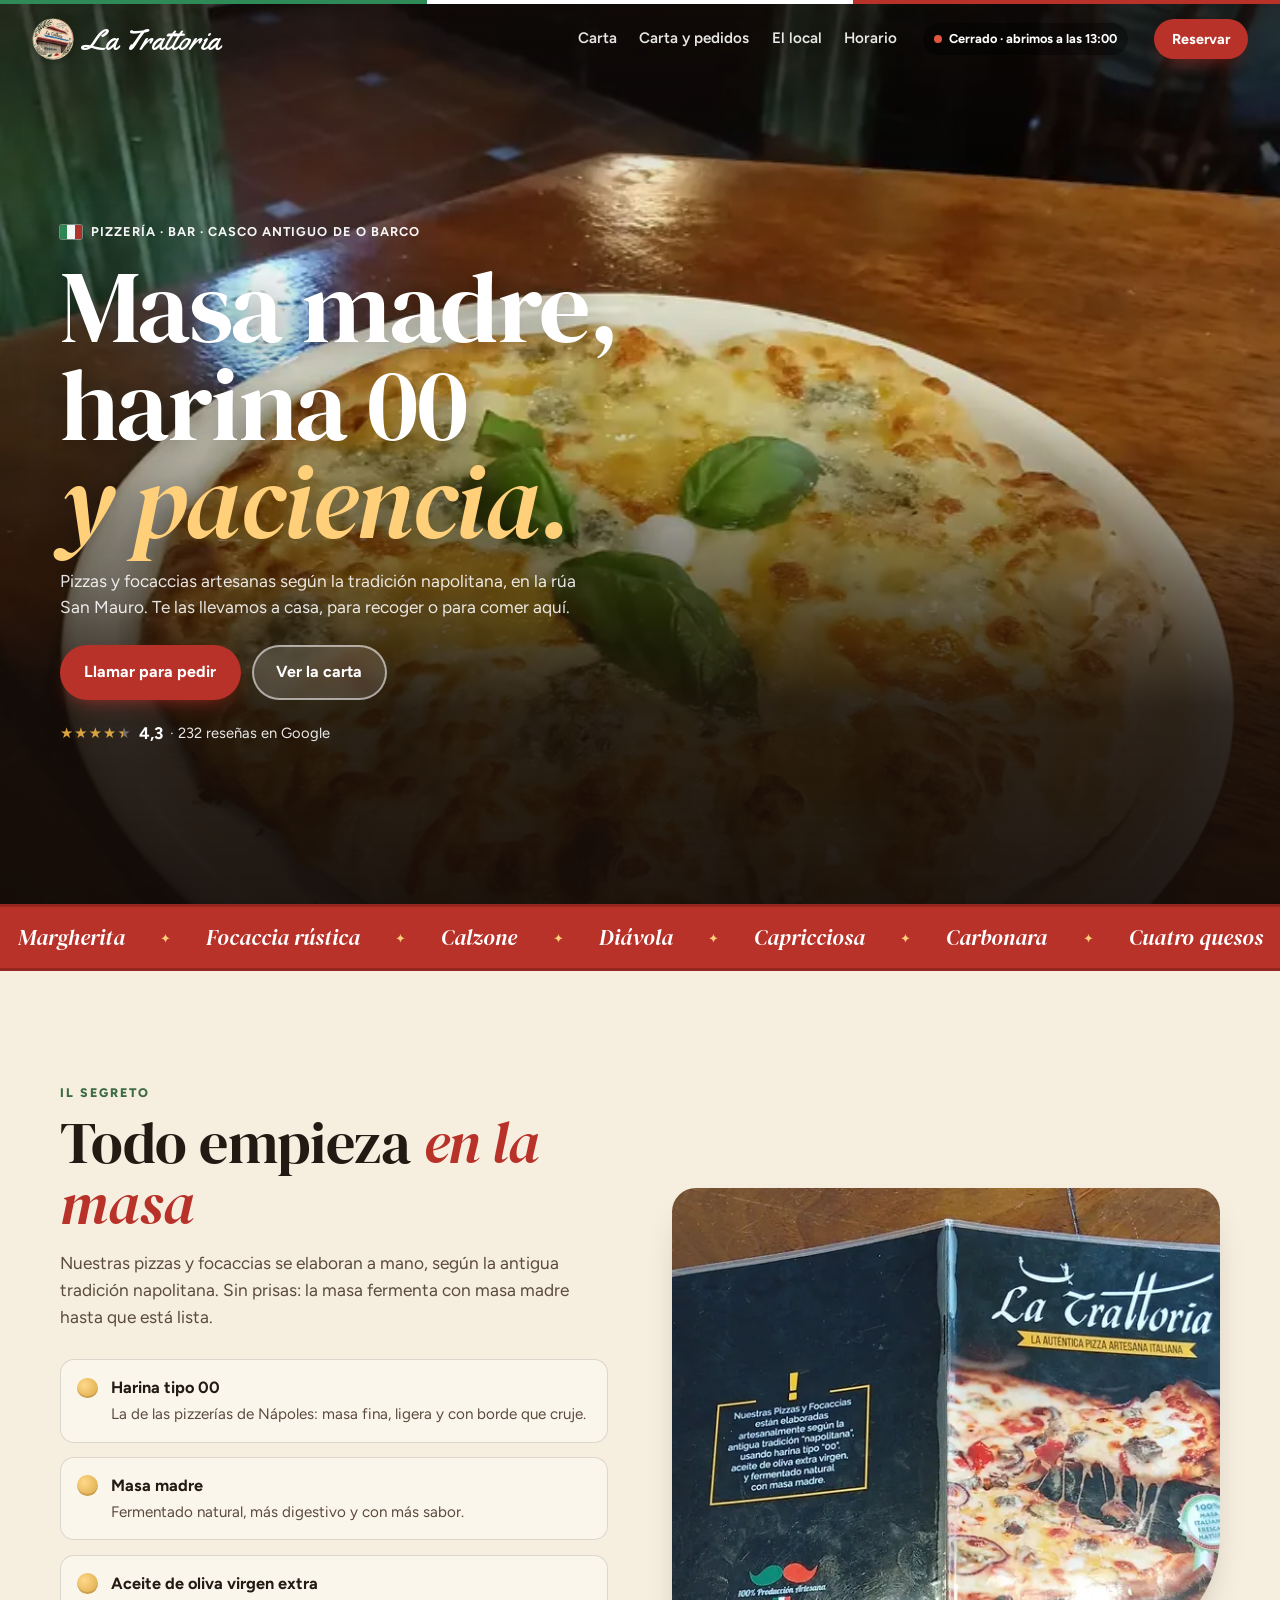
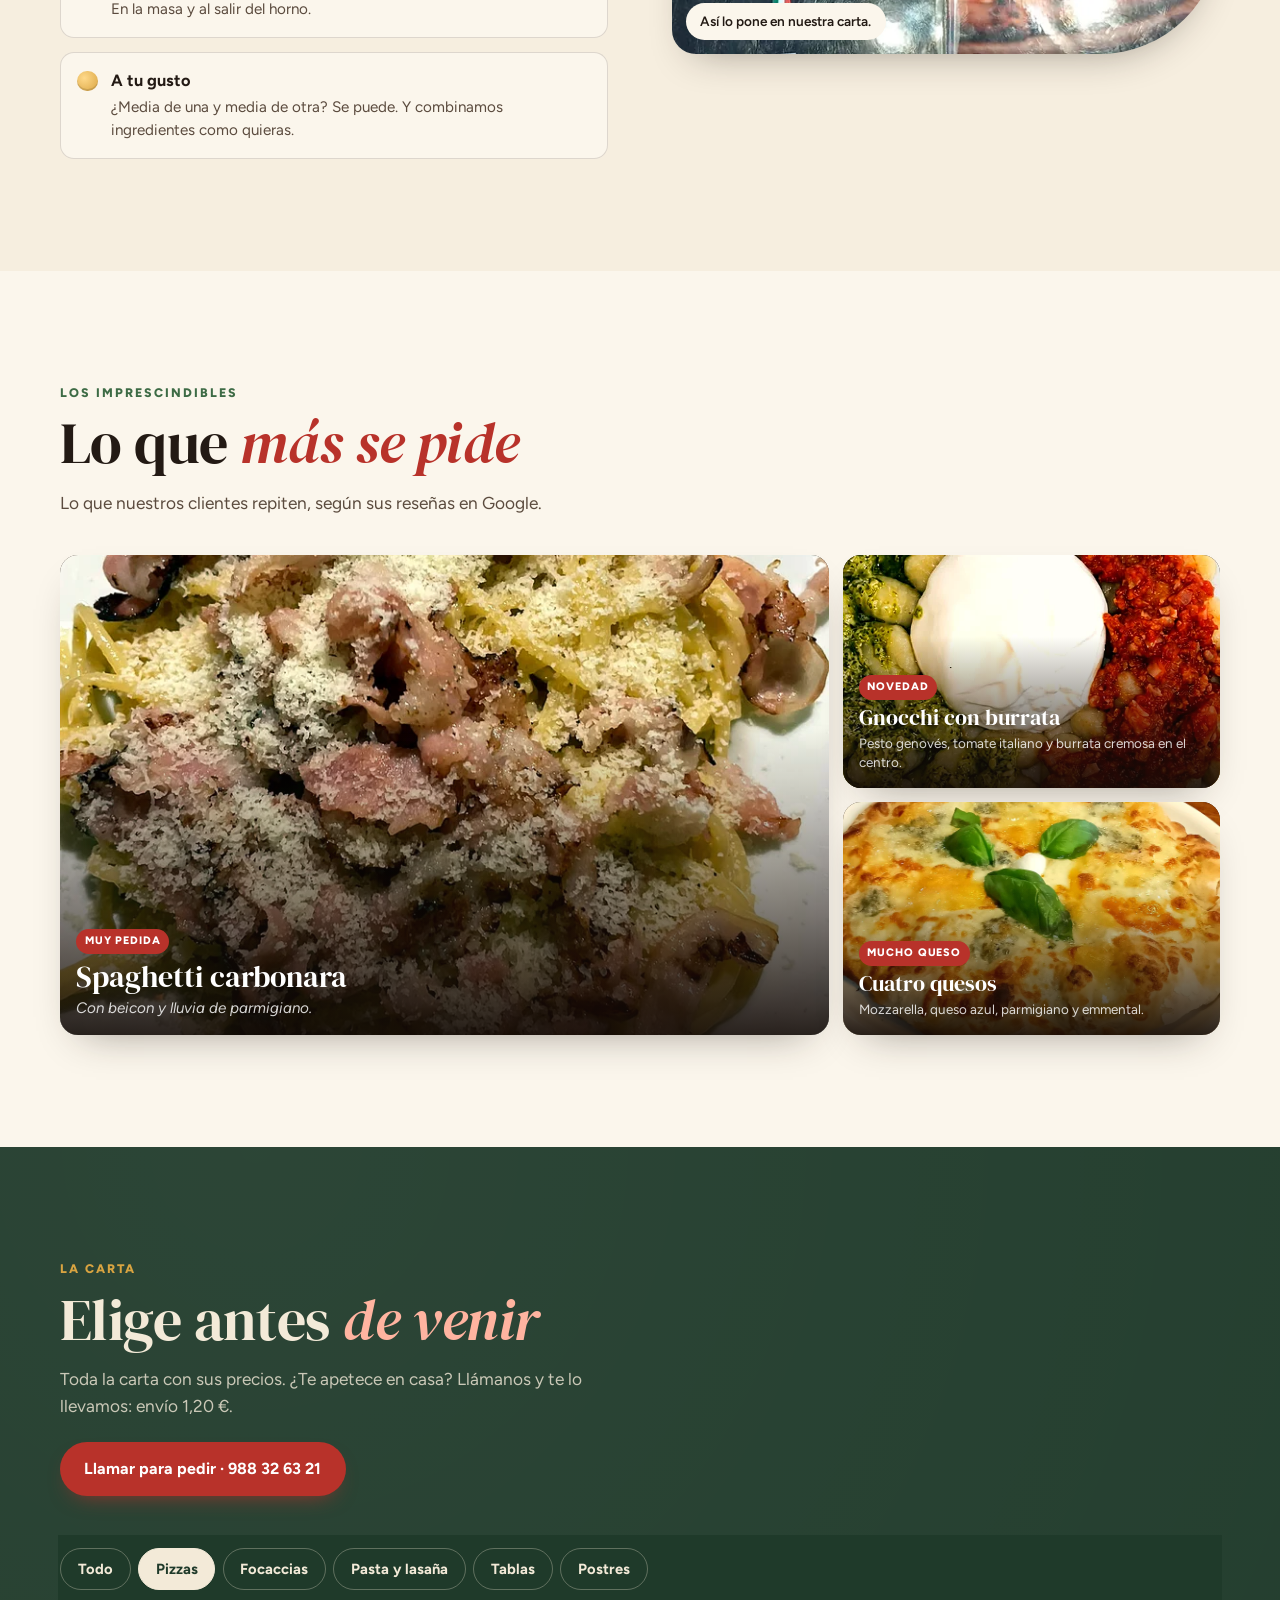
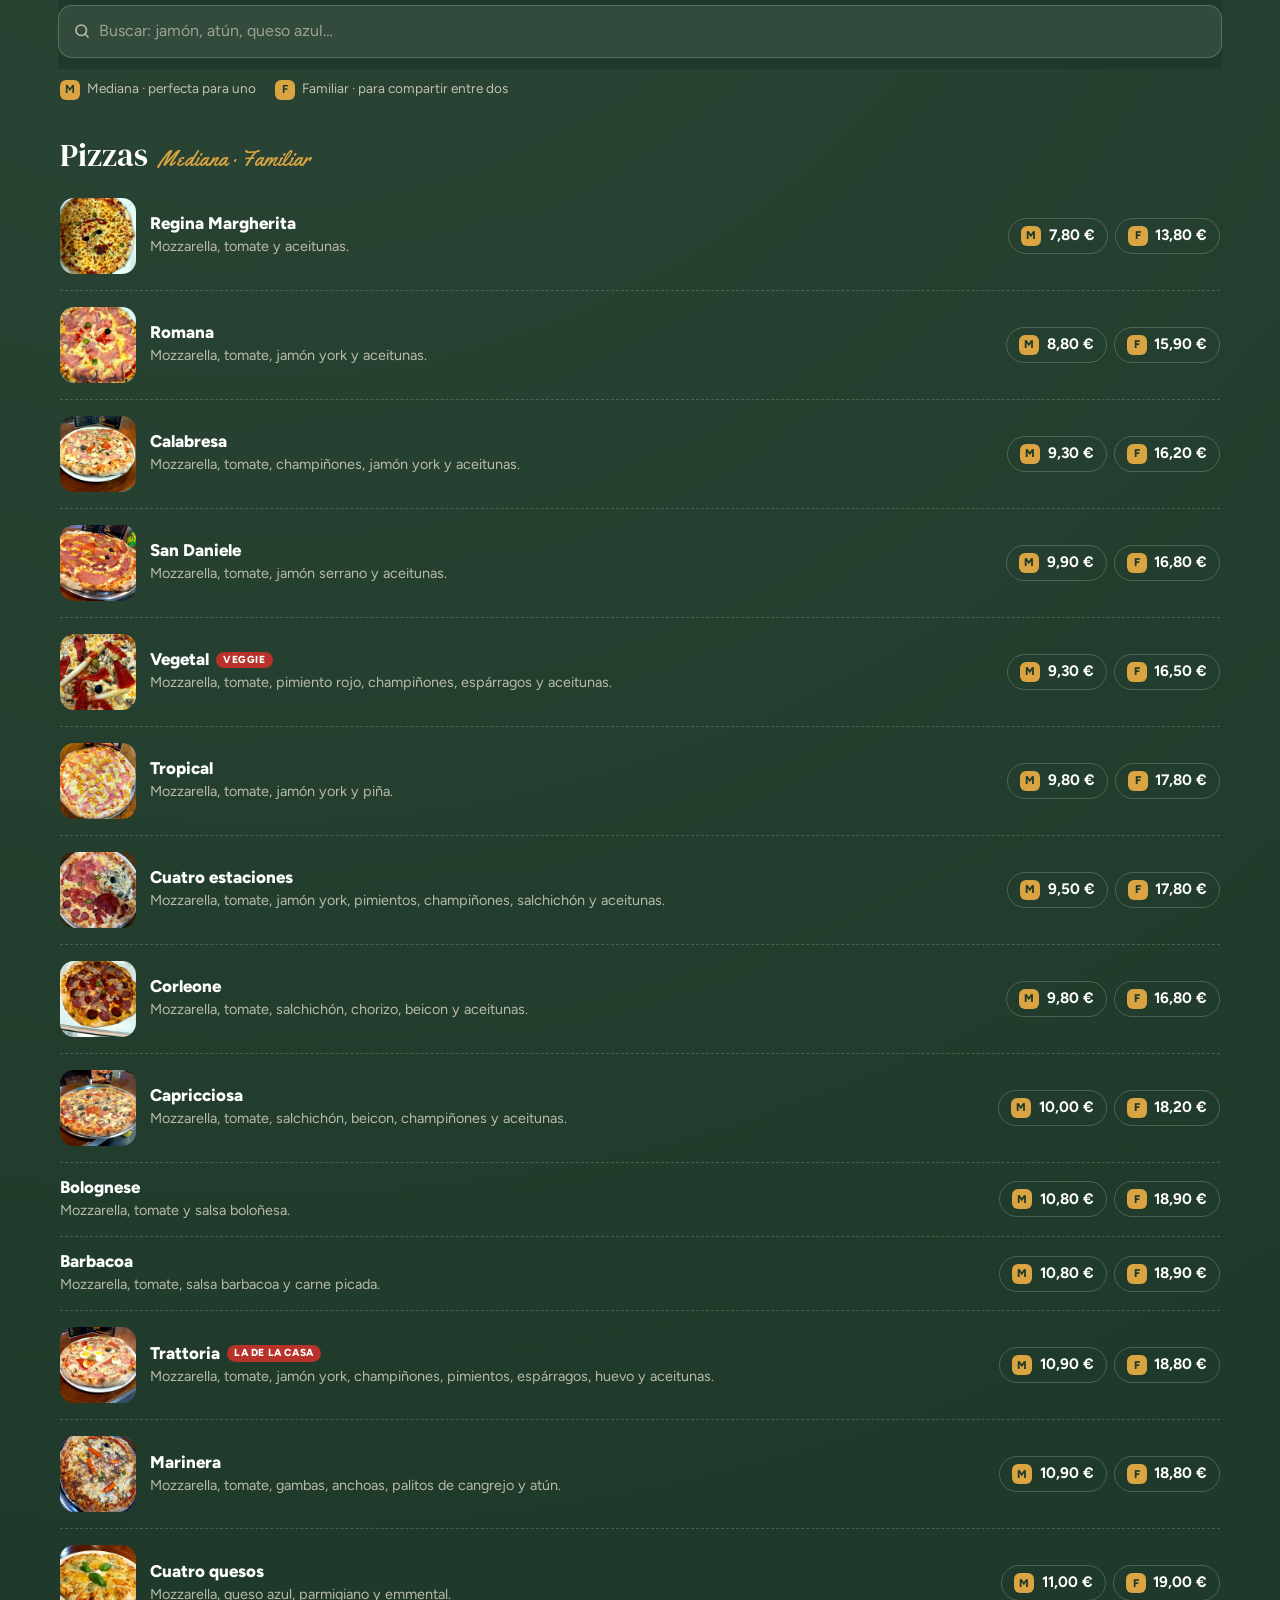
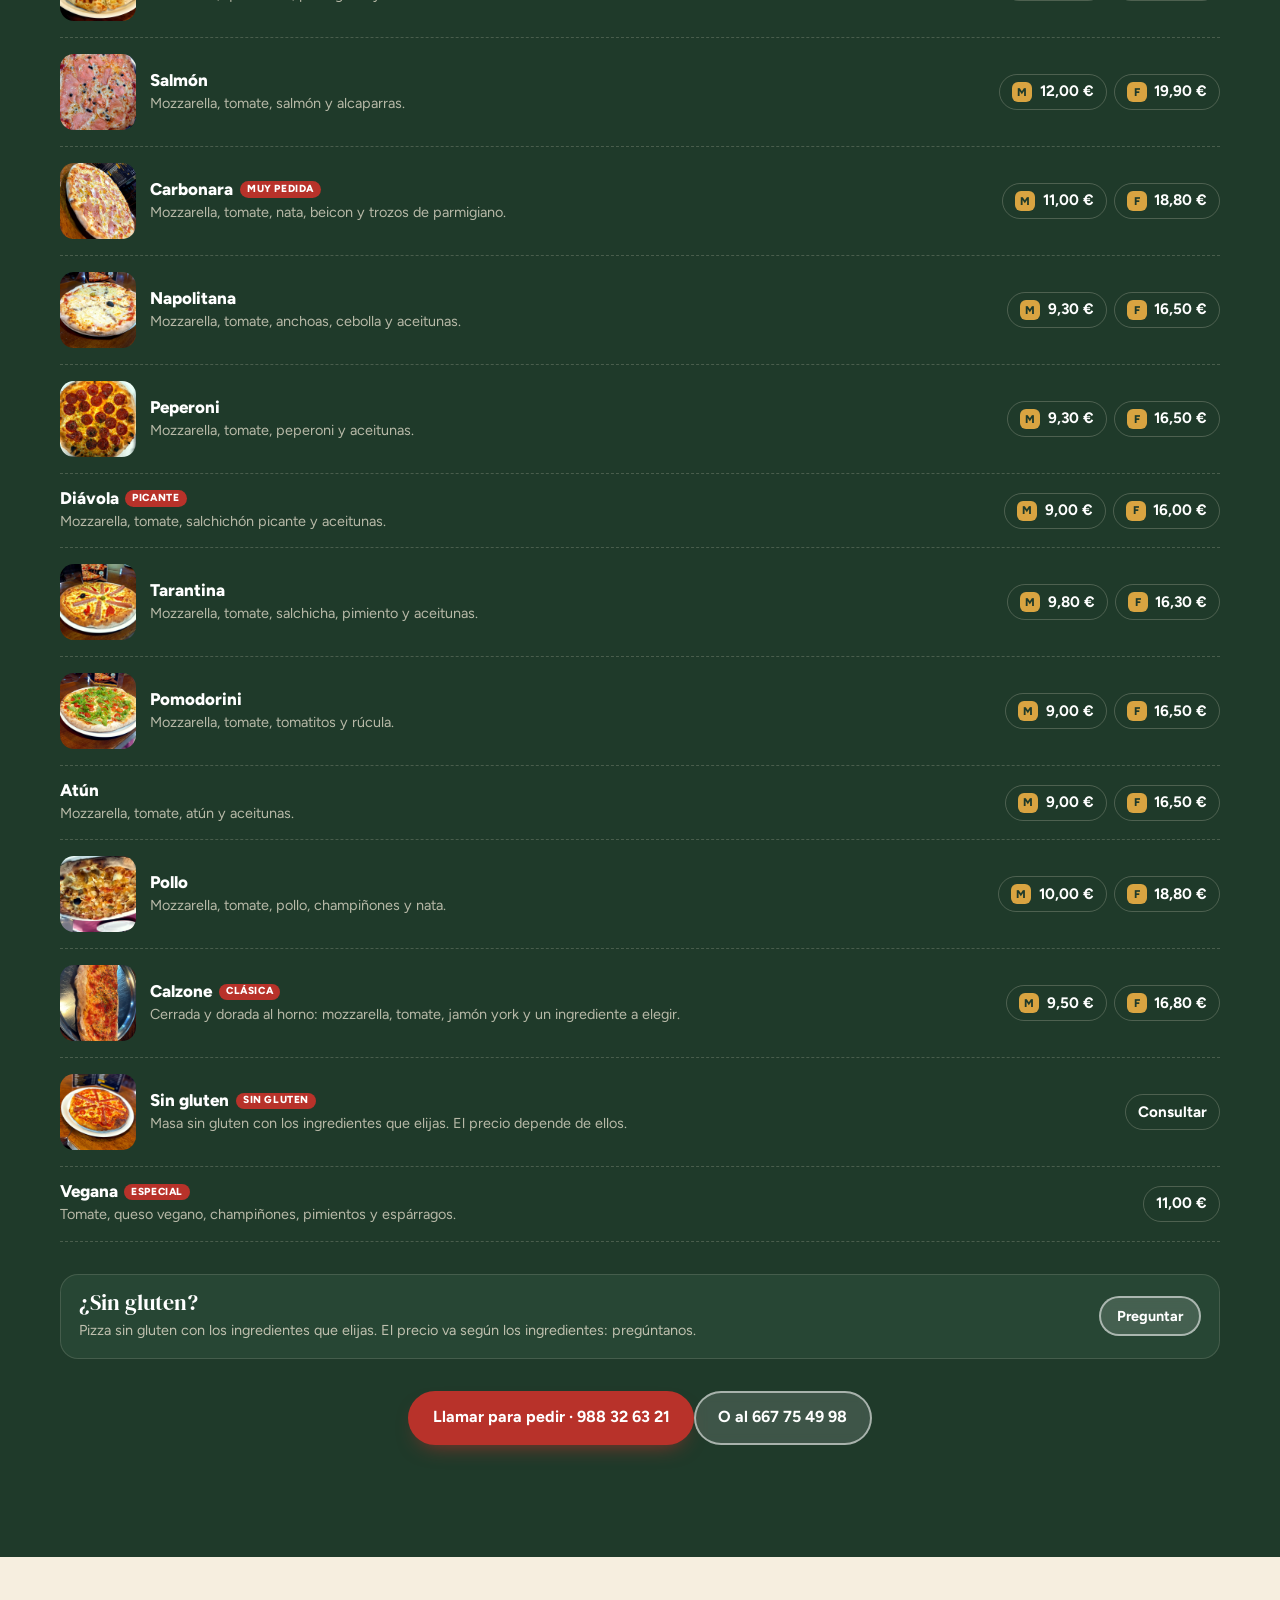
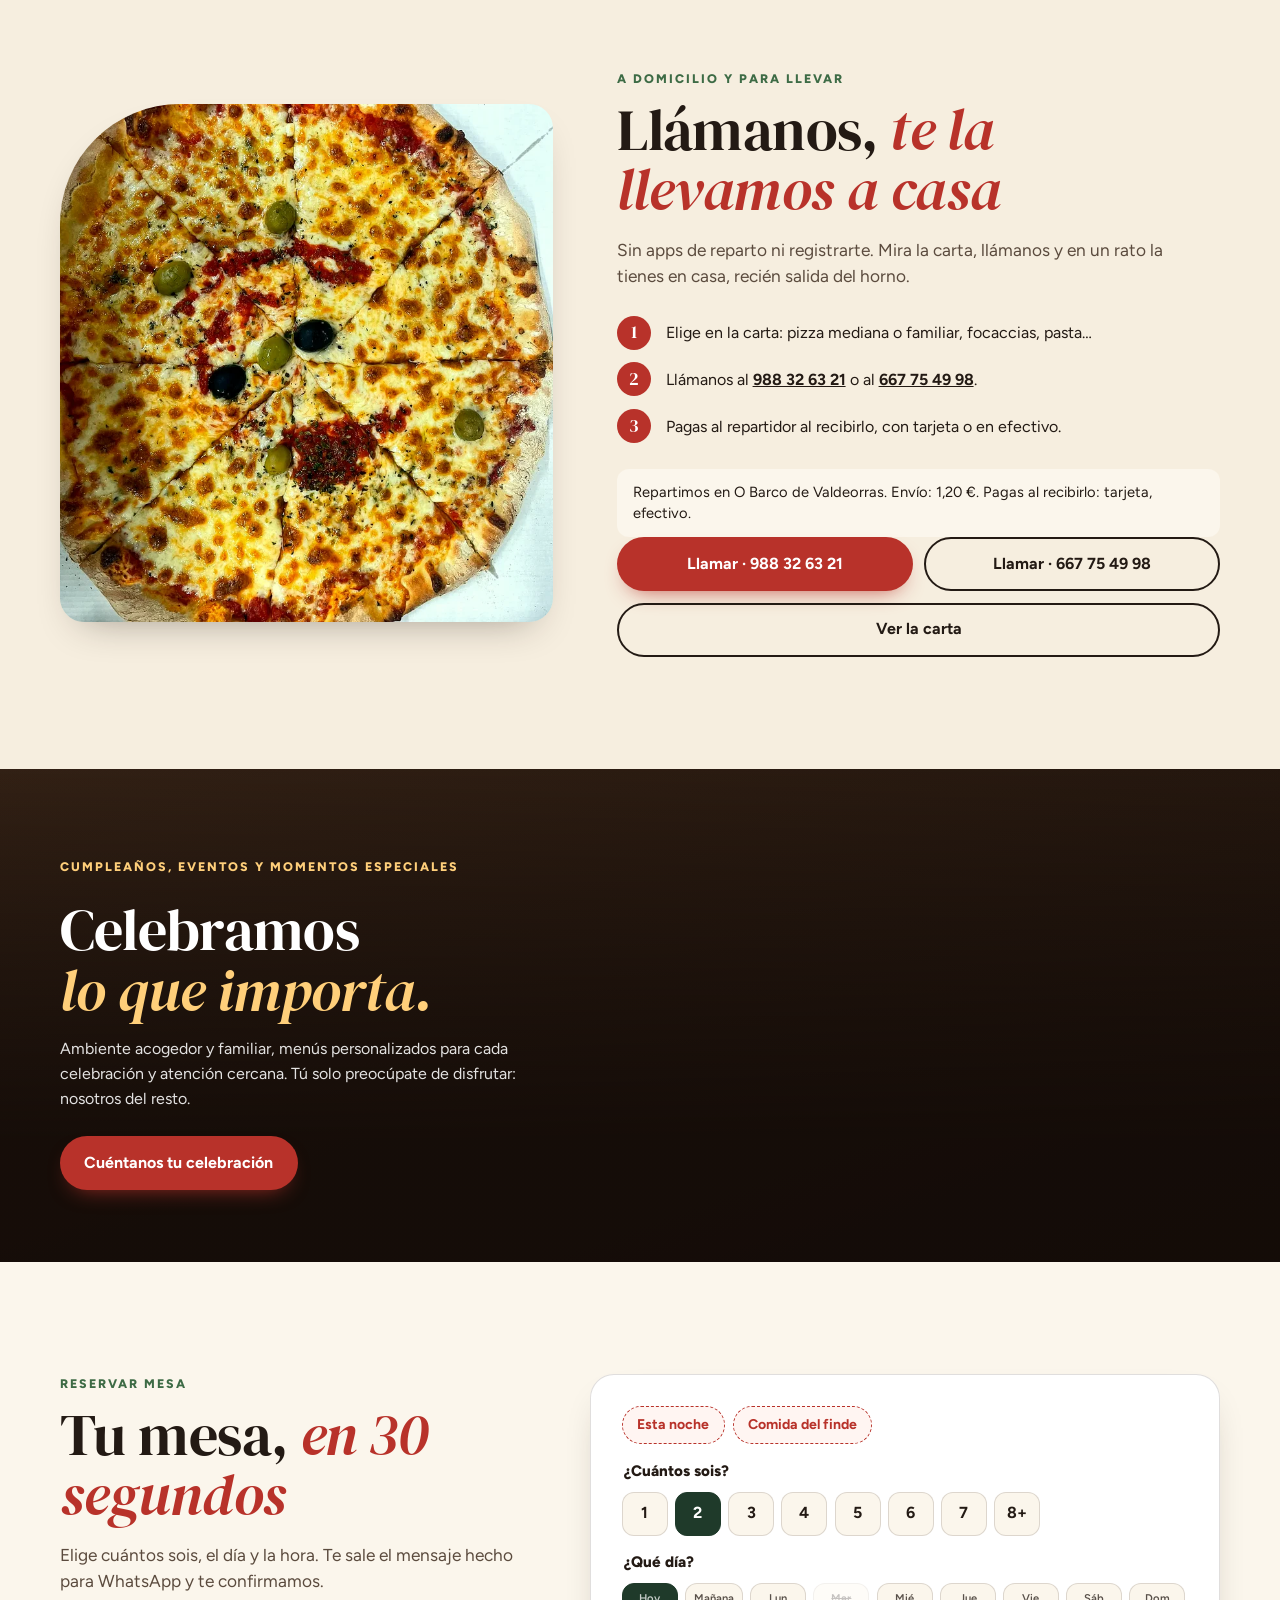
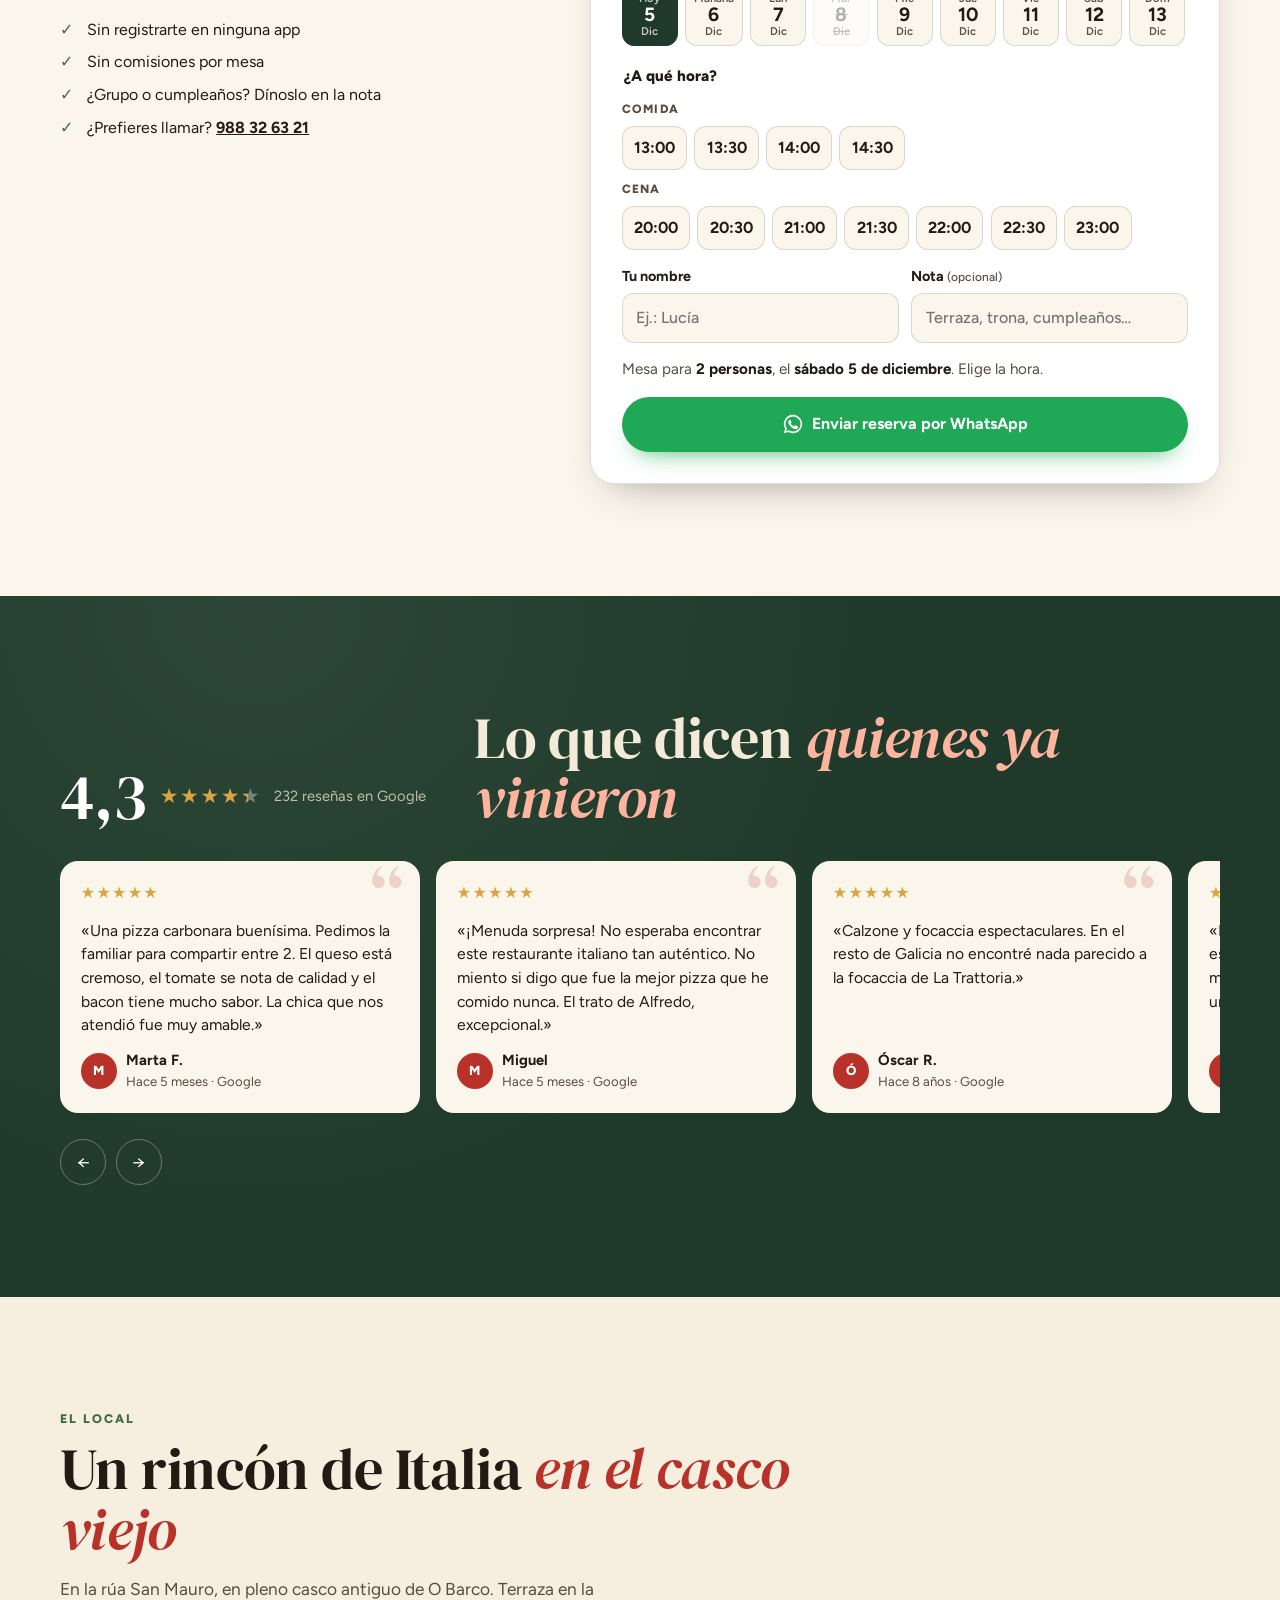
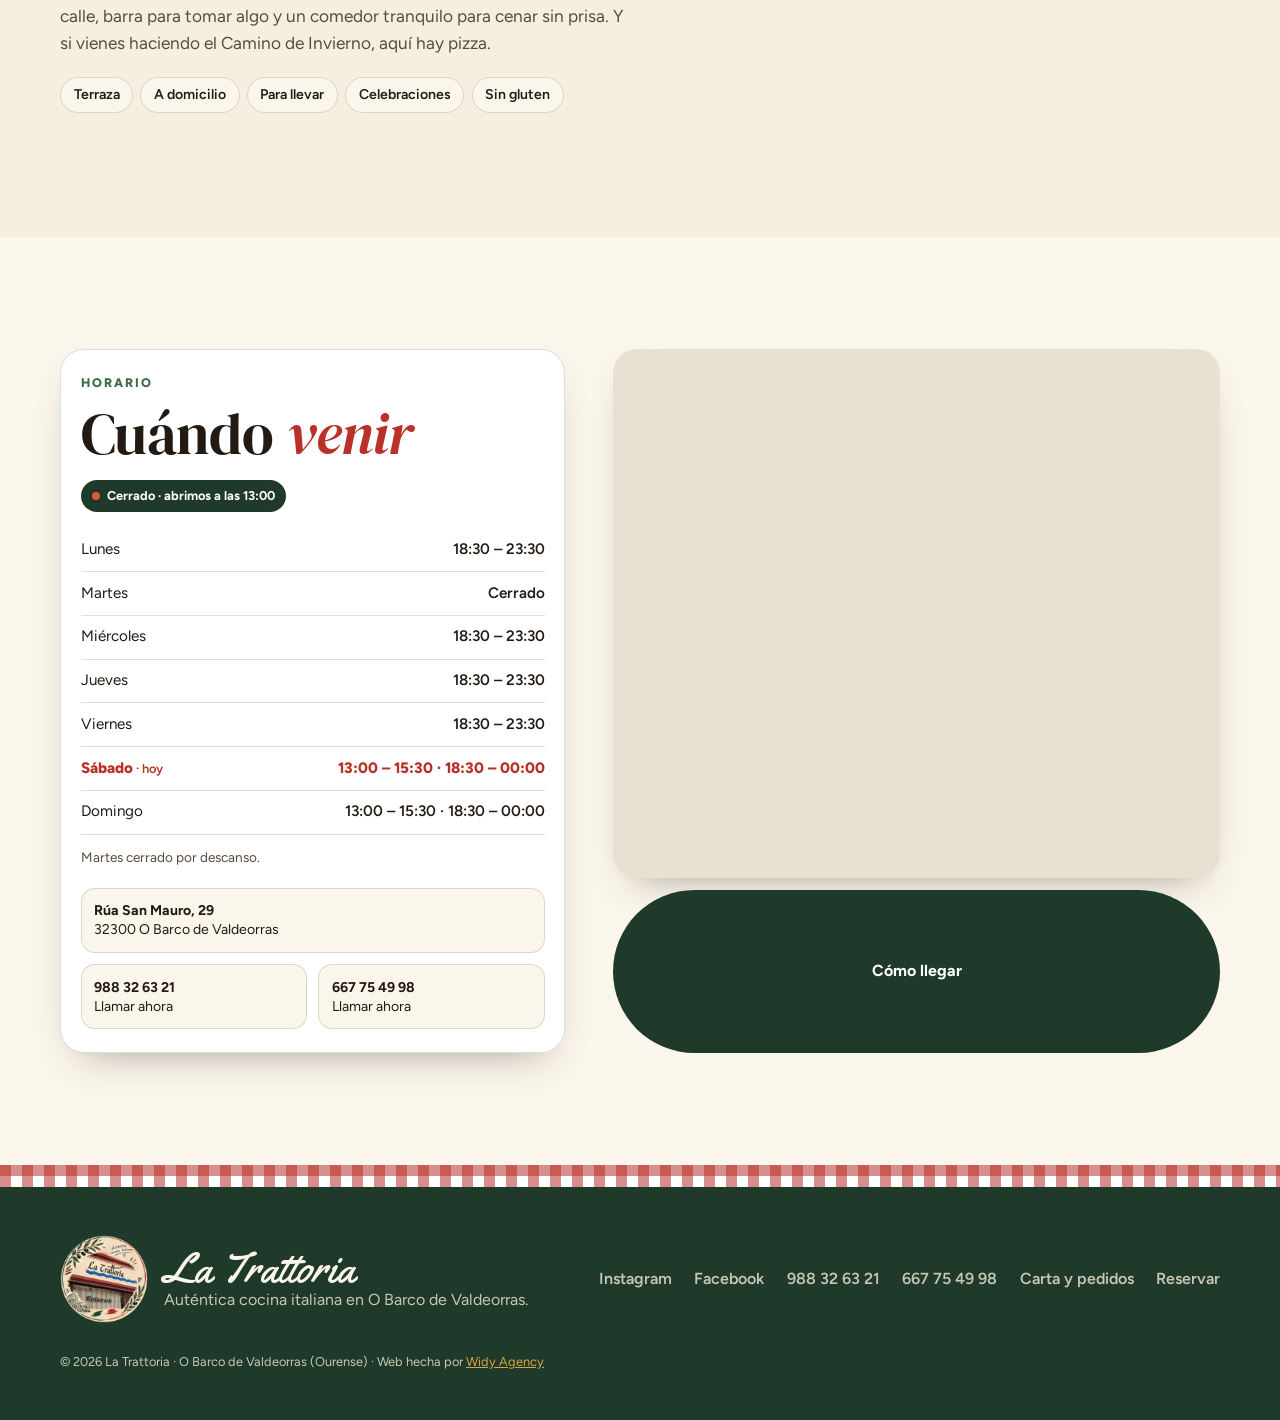
<file: index.html>
<!doctype html>
<html lang="es">
<head>
<meta charset="utf-8">
<meta name="viewport" content="width=device-width, initial-scale=1, viewport-fit=cover">
<title>La Trattoria · Pizzería artesana en O Barco de Valdeorras</title>
<meta name="description" content="Pizzas y focaccias artesanas con masa madre en la rúa San Mauro, O Barco de Valdeorras. Carta con precios. Pide a domicilio o para llevar llamando al 988 32 63 21 o al 667 75 49 98 (envío 1,20 €), o reserva mesa.">
<meta name="theme-color" content="#1f3a2a">
<meta property="og:title" content="La Trattoria · Pizza artesana en O Barco">
<meta property="og:description" content="Masa madre, harina 00 y aceite de oliva virgen extra. Carta, pedidos a domicilio por teléfono y reservas.">
<meta property="og:image" content="https://latrattoriaobarco.es/img/cuatro-quesos.webp">
<meta property="og:url" content="https://latrattoriaobarco.es/">
<link rel="canonical" href="https://latrattoriaobarco.es/">
<link rel="icon" href="img/logo.png">
<link rel="preconnect" href="https://fonts.googleapis.com">
<link rel="preconnect" href="https://fonts.gstatic.com" crossorigin>
<link href="https://fonts.googleapis.com/css2?family=DM+Serif+Display:ital@0;1&family=Figtree:wght@400;500;600;700;800&family=Yellowtail&display=swap" rel="stylesheet">
<link rel="stylesheet" href="styles.css">
<script>document.documentElement.classList.add('js')</script>
</head>
<body>

<div class="bandera" aria-hidden="true"><i></i><i></i><i></i></div>

<header class="nav" id="nav">
  <a class="brand" href="#inicio" aria-label="La Trattoria, inicio">
    <img src="img/logo.webp" alt="" width="42" height="42">
    <span class="marca">La Trattoria</span>
  </a>
  <nav class="nav-links" aria-label="Secciones">
    <a href="#carta">Carta</a>
    <a href="pedir.html">Carta y pedidos</a>
    <a href="#local">El local</a>
    <a href="#llegar">Horario</a>
  </nav>
  <span class="estado" data-estado><i></i><span>Consultando horario…</span></span>
  <a class="btn btn-rojo btn-sm" href="#reservar">Reservar</a>
</header>

<main>

<!-- HERO -->
<section class="hero" id="inicio">
  <picture>
    <source media="(max-width: 700px)" srcset="img/cuatro-quesos-alto-sm.webp 720w, img/cuatro-quesos-alto.webp 1080w">
    <img class="hero-img" src="img/cuatro-quesos.webp" alt="Pizza cuatro quesos con albahaca en una mesa de La Trattoria" fetchpriority="high">
  </picture>
  <div class="hero-shade" aria-hidden="true"></div>
  <div class="hero-in">
    <p class="eyebrow"><span class="mini-bandera" aria-hidden="true"></span> Pizzería · Bar · Casco antiguo de O Barco</p>
    <h1>Masa madre,<br>harina 00<br><em>y paciencia.</em></h1>
    <p class="hero-sub">Pizzas y focaccias artesanas según la tradición napolitana, en la rúa San Mauro. Te las llevamos a casa, para recoger o para comer aquí.</p>
    <div class="hero-cta">
      <a class="btn btn-rojo" href="tel:+34988326321">Llamar para pedir</a>
      <a class="btn btn-claro" href="pedir.html">Ver la carta</a>
    </div>
    <a class="hero-nota" href="#resenas">
      <span class="stars" aria-hidden="true">★★★★<span class="media">★</span></span>
      <b>4,3</b> <span>· 232 reseñas en Google</span>
    </a>
  </div>
</section>

<!-- CINTA -->
<div class="cinta" aria-hidden="true">
  <div class="cinta-track">
    <span>Margherita</span><span>Focaccia rústica</span><span>Calzone</span><span>Diávola</span><span>Capricciosa</span><span>Carbonara</span><span>Cuatro quesos</span><span>Trattoria</span>
    <span>Margherita</span><span>Focaccia rústica</span><span>Calzone</span><span>Diávola</span><span>Capricciosa</span><span>Carbonara</span><span>Cuatro quesos</span><span>Trattoria</span>
  </div>
</div>

<!-- LA MASA -->
<section class="sec sec-papel" id="masa">
  <div class="wrap masa">
    <div class="masa-txt">
      <p class="kicker">Il segreto</p>
      <h2>Todo empieza <em>en la masa</em></h2>
      <p class="lead">Nuestras pizzas y focaccias se elaboran a mano, según la antigua tradición napolitana. Sin prisas: la masa fermenta con masa madre hasta que está lista.</p>
      <ul class="pilares">
        <li><b>Harina tipo 00</b><span>La de las pizzerías de Nápoles: masa fina, ligera y con borde que cruje.</span></li>
        <li><b>Masa madre</b><span>Fermentado natural, más digestivo y con más sabor.</span></li>
        <li><b>Aceite de oliva virgen extra</b><span>En la masa y al salir del horno.</span></li>
        <li><b>A tu gusto</b><span>¿Media de una y media de otra? Se puede. Y combinamos ingredientes como quieras.</span></li>
      </ul>
    </div>
    <figure class="masa-foto reveal">
      <img src="img/carta.webp" srcset="img/carta-sm.webp 720w, img/carta.webp 1080w" sizes="(max-width: 800px) 100vw, 50vw" alt="La carta de La Trattoria: pizzas y focaccias artesanas con harina 00 y masa madre" loading="lazy">
      <figcaption>Así lo pone en nuestra carta.</figcaption>
    </figure>
  </div>
</section>

<!-- IMPRESCINDIBLES -->
<section class="sec sec-crema" id="imprescindibles">
  <div class="wrap">
    <div class="sec-head">
      <p class="kicker">Los imprescindibles</p>
      <h2>Lo que <em>más se pide</em></h2>
      <p class="lead">Lo que nuestros clientes repiten, según sus reseñas en Google.</p>
    </div>
    <div class="bento bento-3">
      <article class="plato plato-xl reveal">
        <img src="img/spaghetti-carbonara.webp" srcset="img/spaghetti-carbonara-sm.webp 800w, img/spaghetti-carbonara.webp 1200w" sizes="(max-width: 800px) 100vw, 60vw" alt="Spaghetti carbonara con beicon y parmigiano" loading="lazy">
        <div class="plato-txt">
          <span class="tag">Muy pedida</span>
          <h3>Spaghetti carbonara</h3>
          <p>Con beicon y lluvia de parmigiano.</p>
        </div>
      </article>
      <article class="plato reveal">
        <img src="img/gnocchi-burrata-sm.webp" alt="Gnocchi con pesto genovés, tomate italiano y una burrata en el centro" loading="lazy">
        <div class="plato-txt">
          <span class="tag">Novedad</span>
          <h3>Gnocchi con burrata</h3>
          <p>Pesto genovés, tomate italiano y burrata cremosa en el centro.</p>
        </div>
      </article>
      <article class="plato reveal">
        <img src="img/cuatro-quesos-sm.webp" alt="Pizza cuatro quesos con hojas de albahaca" loading="lazy">
        <div class="plato-txt">
          <span class="tag">Mucho queso</span>
          <h3>Cuatro quesos</h3>
          <p>Mozzarella, queso azul, parmigiano y emmental.</p>
        </div>
      </article>
    </div>
  </div>
</section>

<!-- CARTA -->
<section class="sec sec-pizarra" id="carta">
  <div class="wrap">
    <div class="sec-head sec-head-claro">
      <p class="kicker">La carta</p>
      <h2>Elige antes <em>de venir</em></h2>
      <p class="lead">Toda la carta con sus precios. ¿Te apetece en casa? Llámanos y te lo llevamos: envío 1,20 €.</p>
      <a class="btn btn-rojo carta-cta" href="tel:+34988326321">Llamar para pedir · 988 32 63 21</a>
    </div>

    <div class="carta-tools">
      <div class="tabs" role="tablist" aria-label="Categorías de la carta" data-tabs></div>
      <label class="buscar">
        <span class="sr">Buscar en la carta</span>
        <svg viewBox="0 0 24 24" aria-hidden="true"><circle cx="11" cy="11" r="7"/><path d="m20 20-4-4"/></svg>
        <input type="search" placeholder="Buscar: jamón, atún, queso azul…" data-buscar>
      </label>
    </div>

    <div class="tamanos">
      <span><b>M</b> Mediana · perfecta para uno</span>
      <span><b>F</b> Familiar · para compartir entre dos</span>
    </div>

    <div class="carta" data-carta aria-live="polite"></div>

    <div class="carta-extra">
      <div>
        <h3>¿Sin gluten?</h3>
        <p>Pizza sin gluten con los ingredientes que elijas. El precio va según los ingredientes: pregúntanos.</p>
      </div>
      <a class="btn btn-claro btn-sm" href="tel:+34988326321">Preguntar</a>
    </div>
    <div class="carta-fin">
      <a class="btn btn-rojo" href="tel:+34988326321">Llamar para pedir · 988 32 63 21</a>
      <a class="btn btn-claro" href="tel:+34667754998">O al 667 75 49 98</a>
    </div>
  </div>
</section>

<!-- PARA LLEVAR -->
<section class="sec sec-papel" id="pedir">
  <div class="wrap pedir">
    <figure class="pedir-foto reveal">
      <img src="img/margherita-caja.webp" srcset="img/margherita-caja-sm.webp 800w, img/margherita-caja.webp 1200w" sizes="(max-width: 800px) 100vw, 45vw" alt="Pizza margherita recién hecha en su caja para llevar" loading="lazy">
    </figure>
    <div class="pedir-txt">
      <p class="kicker">A domicilio y para llevar</p>
      <h2>Llámanos, <em>te la llevamos a casa</em></h2>
      <p class="lead">Sin apps de reparto ni registrarte. Mira la carta, llámanos y en un rato la tienes en casa, recién salida del horno.</p>
      <ol class="pasos">
        <li><b>1</b><span>Elige en la carta: pizza mediana o familiar, focaccias, pasta…</span></li>
        <li><b>2</b><span>Llámanos al <a href="tel:+34988326321" style="white-space:nowrap"><b>988 32 63 21</b></a> o al <a href="tel:+34667754998" style="white-space:nowrap"><b>667 75 49 98</b></a>.</span></li>
        <li><b>3</b><span>Pagas al repartidor al recibirlo, con tarjeta o en efectivo.</span></li>
      </ol>
      <p class="pedir-zona" data-zona></p>
      <div class="pedir-cta">
        <a class="btn btn-rojo" href="tel:+34988326321">Llamar · 988 32 63 21</a>
        <a class="btn btn-linea" href="tel:+34667754998">Llamar · 667 75 49 98</a>
        <a class="btn btn-linea" href="pedir.html">Ver la carta</a>
      </div>
    </div>
  </div>
</section>

<!-- CELEBRACIONES -->
<section class="celebra">
    <div class="celebra-in wrap">
    <p class="kicker">Cumpleaños, eventos y momentos especiales</p>
    <h2>Celebramos<br><em>lo que importa.</em></h2>
    <p>Ambiente acogedor y familiar, menús personalizados para cada celebración y atención cercana. Tú solo preocúpate de disfrutar: nosotros del resto.</p>
    <a class="btn btn-rojo" data-wa="¡Hola, La Trattoria! Quiero organizar una celebración. Somos unas __ personas, para el día __." href="#" target="_blank" rel="noopener">Cuéntanos tu celebración</a>
  </div>
</section>

<!-- RESERVAR -->
<section class="sec sec-crema" id="reservar">
  <div class="wrap reserva">
    <div class="reserva-txt">
      <p class="kicker">Reservar mesa</p>
      <h2>Tu mesa, <em>en 30 segundos</em></h2>
      <p class="lead">Elige cuántos sois, el día y la hora. Te sale el mensaje hecho para WhatsApp y te confirmamos.</p>
      <ul class="check">
        <li>Sin registrarte en ninguna app</li>
        <li>Sin comisiones por mesa</li>
        <li>¿Grupo o cumpleaños? Dínoslo en la nota</li>
        <li>¿Prefieres llamar? <a href="tel:+34988326321">988 32 63 21</a></li>
      </ul>
    </div>
    <form class="reserva-form" data-reserva novalidate>
      <div class="presets">
        <button type="button" class="chip" data-preset="hoy">Esta noche</button>
        <button type="button" class="chip" data-preset="finde">Comida del finde</button>
      </div>
      <fieldset>
        <legend>¿Cuántos sois?</legend>
        <div class="personas" data-personas></div>
      </fieldset>
      <fieldset>
        <legend>¿Qué día?</legend>
        <div class="dias" data-dias></div>
      </fieldset>
      <fieldset>
        <legend>¿A qué hora?</legend>
        <div class="horas" data-horas></div>
      </fieldset>
      <div class="campos">
        <label><span class="lbl">Tu nombre</span><input name="nombre" autocomplete="given-name" placeholder="Ej.: Lucía" required></label>
        <label><span class="lbl">Nota <small>(opcional)</small></span><input name="nota" placeholder="Terraza, trona, cumpleaños…"></label>
      </div>
      <div class="resumen" data-resumen aria-live="polite"></div>
      <button class="btn btn-wa btn-block" type="submit">
        <svg viewBox="0 0 24 24" aria-hidden="true"><path d="M12 2a10 10 0 0 0-8.6 15.1L2 22l5-1.3A10 10 0 1 0 12 2Zm0 18.2a8.2 8.2 0 0 1-4.2-1.2l-.3-.2-3 .8.8-2.9-.2-.3A8.2 8.2 0 1 1 12 20.2Zm4.5-6.1c-.2-.1-1.5-.7-1.7-.8-.2-.1-.4-.1-.6.1l-.8 1c-.1.2-.3.2-.5.1a6.7 6.7 0 0 1-3.3-2.9c-.3-.4.2-.4.7-1.3.1-.2 0-.3 0-.4l-.8-1.8c-.2-.5-.4-.4-.6-.4h-.5a1 1 0 0 0-.7.3 3 3 0 0 0-.9 2.2 5.2 5.2 0 0 0 1.1 2.7 11.8 11.8 0 0 0 4.5 4c1.7.7 2.3.8 3.2.6a2.7 2.7 0 0 0 1.8-1.2 2.2 2.2 0 0 0 .1-1.3c0-.1-.2-.2-.4-.3Z"/></svg>
        Enviar reserva por WhatsApp
      </button>
    </form>
  </div>
</section>

<!-- RESEÑAS -->
<section class="sec sec-pizarra" id="resenas">
  <div class="wrap">
    <div class="resenas-head">
      <div class="nota-grande">
        <b>4,3</b>
        <span class="stars" aria-hidden="true">★★★★<span class="media">★</span></span>
        <span>232 reseñas en Google</span>
      </div>
      <h2>Lo que dicen <em>quienes ya vinieron</em></h2>
    </div>
    <div class="resenas" data-resenas></div>
    <div class="resenas-nav">
      <button type="button" class="flecha" data-res-prev aria-label="Anterior">←</button>
      <button type="button" class="flecha" data-res-next aria-label="Siguiente">→</button>
    </div>
  </div>
</section>

<!-- EL LOCAL -->
<section class="sec sec-papel" id="local">
  <div class="wrap local local-solo">
    <div class="local-txt">
      <p class="kicker">El local</p>
      <h2>Un rincón de Italia <em>en el casco viejo</em></h2>
      <p class="lead">En la rúa San Mauro, en pleno casco antiguo de O Barco. Terraza en la calle, barra para tomar algo y un comedor tranquilo para cenar sin prisa. Y si vienes haciendo el Camino de Invierno, aquí hay pizza.</p>
      <div class="chips">
        <span>Terraza</span><span>A domicilio</span><span>Para llevar</span><span>Celebraciones</span><span>Sin gluten</span>
      </div>
    </div>
  </div>
</section>

<!-- CÓMO LLEGAR -->
<section class="sec sec-crema" id="llegar">
  <div class="wrap llegar">
    <div class="horario-card">
      <p class="kicker">Horario</p>
      <h2>Cuándo <em>venir</em></h2>
      <span class="estado estado-card" data-estado><i></i><span>Consultando horario…</span></span>
      <table class="horario" data-horario></table>
      <p class="horario-nota">Martes cerrado por descanso.</p>
      <div class="datos">
        <a href="https://maps.google.com/?q=La+Trattoria+R%C3%BAa+San+Mauro+29+O+Barco" target="_blank" rel="noopener">
          <b>Rúa San Mauro, 29</b><br>32300 O Barco de Valdeorras
        </a>
        <a href="tel:+34988326321"><b>988 32 63 21</b><br>Llamar ahora</a>
        <a href="tel:+34667754998"><b>667 75 49 98</b><br>Llamar ahora</a>
      </div>
    </div>
    <div class="mapa">
      <iframe title="Mapa de La Trattoria en O Barco de Valdeorras" src="https://www.google.com/maps?q=La+Trattoria,+R%C3%BAa+San+Mauro+29,+32300+O+Barco,+Ourense&hl=es&z=17&output=embed" loading="lazy" referrerpolicy="no-referrer-when-downgrade"></iframe>
      <a class="btn btn-verde" href="https://maps.google.com/?q=La+Trattoria+R%C3%BAa+San+Mauro+29+O+Barco" target="_blank" rel="noopener">Cómo llegar</a>
    </div>
  </div>
</section>

</main>

<footer class="pie">
  <div class="cuadros" aria-hidden="true"></div>
  <div class="wrap pie-in">
    <div class="pie-brand">
      <img src="img/logo.webp" alt="" width="88" height="88" loading="lazy">
      <div>
        <p class="marca marca-lg">La Trattoria</p>
        <p>Auténtica cocina italiana en O Barco de Valdeorras.</p>
      </div>
    </div>
    <div class="pie-links">
      <a href="https://www.instagram.com/latrattoria_valdeorras/" target="_blank" rel="noopener">Instagram</a>
      <a href="https://www.facebook.com/share/1HyJ8bmnWz/" target="_blank" rel="noopener">Facebook</a>
      <a href="tel:+34988326321">988 32 63 21</a>
      <a href="tel:+34667754998">667 75 49 98</a>
      <a href="pedir.html">Carta y pedidos</a>
      <a href="#reservar">Reservar</a>
    </div>
    <p class="pie-legal">© <span data-year></span> La Trattoria · O Barco de Valdeorras (Ourense) · <span class="firma">Web hecha por <a href="https://widy.agency/diseno-web" target="_blank" rel="noopener">Widy Agency</a></span></p>
  </div>
</footer>

<!-- Barra móvil -->
<nav class="barra-movil" aria-label="Acciones rápidas">
  <a href="pedir.html">Carta</a>
  <a href="#reservar">Reservar</a>
  <a href="tel:+34988326321" class="on">Llamar y pedir</a>
</nav>

<script src="datos.js" defer></script>
<script src="script.js" defer></script>
</body>
</html>
</file>
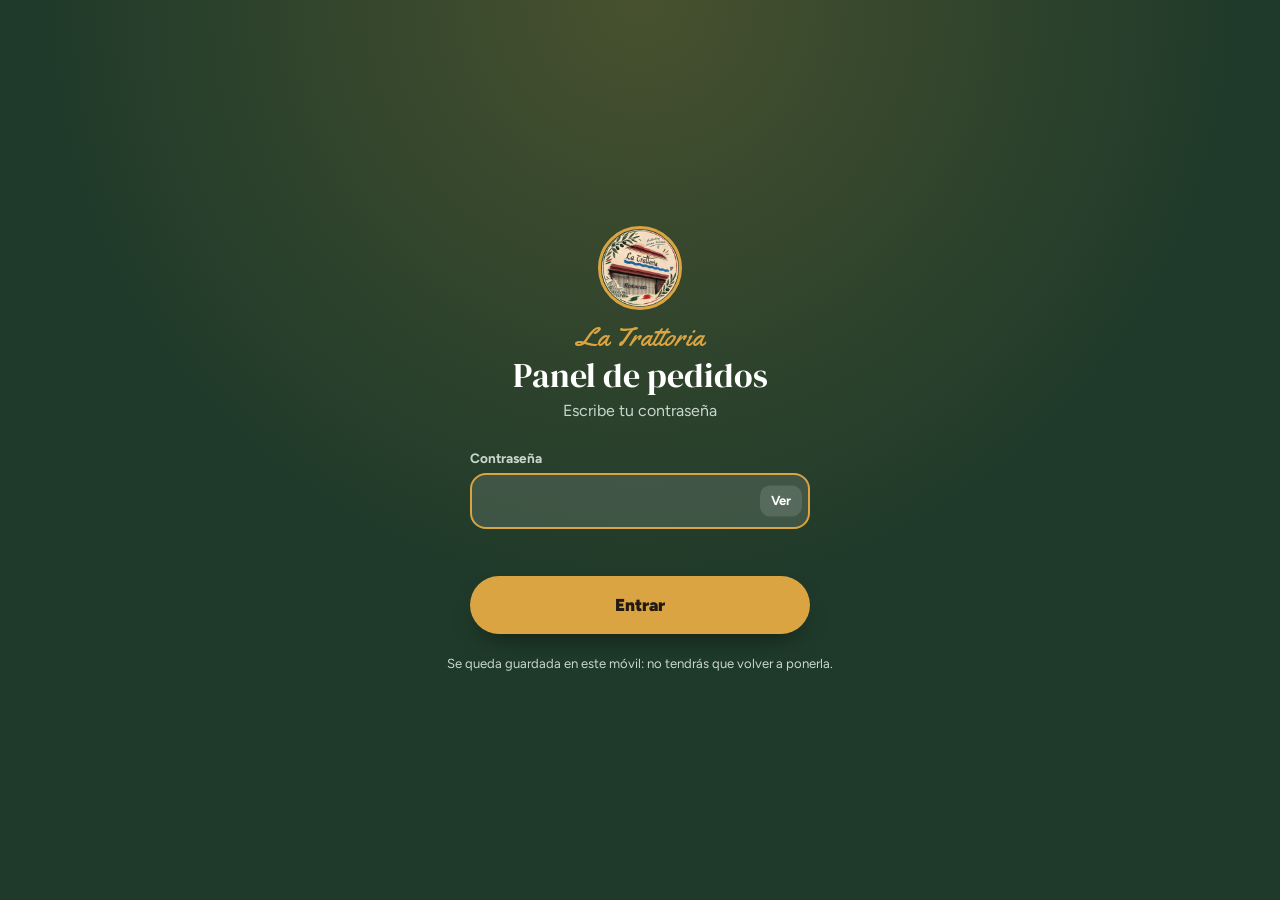
<file: panel.html>
<!doctype html>
<html lang="es">
<head>
<meta charset="utf-8">
<meta name="viewport" content="width=device-width, initial-scale=1, viewport-fit=cover">
<title>Pedidos · La Trattoria</title>
<meta name="robots" content="noindex, nofollow">
<meta name="theme-color" content="#1f3a2a">
<meta name="apple-mobile-web-app-capable" content="yes">
<meta name="mobile-web-app-capable" content="yes">
<meta name="apple-mobile-web-app-title" content="Pedidos">
<link rel="icon" href="img/logo.png">
<link rel="apple-touch-icon" href="img/logo.png">
<link rel="preconnect" href="https://fonts.googleapis.com">
<link rel="preconnect" href="https://fonts.gstatic.com" crossorigin>
<link href="https://fonts.googleapis.com/css2?family=DM+Serif+Display:ital@0;1&family=Figtree:wght@400;500;600;700;800;900&family=Yellowtail&display=swap" rel="stylesheet">
<link rel="stylesheet" href="panel.css">
</head>
<body>

<!-- entrada con PIN -->
<section class="login" data-login hidden>
  <img src="img/logo.webp" alt="" width="84" height="84">
  <span class="login-script">La Trattoria</span>
  <h1 data-login-tit>Panel de pedidos</h1>
  <p data-login-sub>Escribe tu contraseña</p>
  <form class="login-form" data-login-form novalidate>
    <input class="sr" type="text" name="username" value="La Trattoria · pedidos" autocomplete="username" tabindex="-1" aria-hidden="true" readonly>
    <label class="login-campo">
      <span data-clave-et>Contraseña</span>
      <span class="login-input"><input type="password" name="password" data-clave autocomplete="current-password" autocapitalize="off" autocorrect="off" spellcheck="false" enterkeyhint="go">
      <button type="button" class="login-ver" data-ver-clave aria-label="Ver la contraseña">Ver</button></span>
    </label>
    <label class="login-campo" data-repetir-wrap hidden>
      <span>Repítela</span>
      <span class="login-input"><input type="password" data-clave2 autocomplete="new-password" autocapitalize="off" autocorrect="off" spellcheck="false" enterkeyhint="done"></span>
    </label>
    <p class="login-error" data-login-error aria-live="assertive"></p>
    <button type="submit" class="login-boton" data-login-boton>Entrar</button>
  </form>
  <p class="login-pie" data-login-pie>Se queda guardada en este móvil: no tendrás que volver a ponerla.</p>
</section>

<!-- panel -->
<div class="app" data-app hidden>
  <header class="cab">
    <img src="img/logo.webp" alt="" width="40" height="40">
    <div class="cab-tit"><b>Pedidos</b><small data-resumen>Hoy</small></div>
    <button type="button" class="icono" data-sonido aria-label="Sonido">🔔</button>
    <button type="button" class="icono" data-abrir-ajustes aria-label="Ajustes">⚙︎</button>
  </header>

  <button type="button" class="franja" data-recibir aria-pressed="true"><i></i><span>Recibiendo pedidos</span><b data-recibir-accion>Pausar</b></button>

  <div class="avisos">
    <button type="button" class="aviso aviso-sonido" data-activar-sonido hidden>🔇 Toca aquí para activar el sonido de los pedidos nuevos</button>
    <div class="aviso aviso-pausa" data-aviso-pausa hidden>⏸ Pedidos online en PAUSA: los clientes no pueden pedir. <button type="button" data-reanudar>Volver a recibir</button></div>
    <div class="aviso aviso-red" data-aviso-red hidden>Sin conexión. Reintentando…</div>
    <div class="aviso aviso-historial" data-aviso-historial hidden><span data-historial-txt></span> <button type="button" data-volver-hoy>Volver a hoy</button></div>
  </div>

  <nav class="pestanas" data-pestanas>
    <button type="button" data-tab="nuevos" aria-pressed="true">Nuevos <b data-n="nuevos">0</b></button>
    <button type="button" data-tab="marcha" aria-pressed="false">En marcha <b data-n="marcha">0</b></button>
    <button type="button" data-tab="hechos" aria-pressed="false">Terminados <b data-n="hechos">0</b></button>
  </nav>

  <main class="tablero" data-tablero>
    <section class="col" data-col="nuevos"><h2>Nuevos <b data-n="nuevos">0</b></h2><div class="lista" data-lista="nuevos"></div></section>
    <section class="col" data-col="marcha"><h2>En marcha <b data-n="marcha">0</b></h2><div class="lista" data-lista="marcha"></div></section>
    <section class="col" data-col="hechos"><h2>Terminados <b data-n="hechos">0</b></h2><div class="lista" data-lista="hechos"></div></section>
  </main>
</div>

<!-- ajustes -->
<div class="velo" data-velo hidden></div>
<aside class="ajustes" data-ajustes hidden aria-label="Ajustes">
  <div class="ajustes-cab"><h2>Ajustes</h2><button type="button" class="icono" data-cerrar-ajustes aria-label="Cerrar">✕</button></div>
  <div class="ajustes-cuerpo">
    <section>
      <h3>Tiempo de espera normal</h3>
      <p class="ayuda">Lo que ven los clientes al pedir y lo que sale marcado al aceptar.</p>
      <div class="chips" data-espera></div>
    </section>
    <section>
      <h3>Platos agotados hoy</h3>
      <p class="ayuda">Marca lo que no te queda: en la web sale «Agotado hoy» y no se puede pedir.</p>
      <div data-agotados></div>
    </section>
    <section>
      <h3>Días anteriores</h3>
      <div class="dias" data-dias></div>
    </section>
    <section>
      <h3>Contraseña</h3>
      <p class="ayuda">Para cambiarla, escribe la nueva dos veces.</p>
      <form class="cambiar-clave" data-cambiar-clave novalidate>
        <input class="sr" type="text" name="username" value="La Trattoria · pedidos" autocomplete="username" tabindex="-1" aria-hidden="true" readonly>
        <input type="password" data-nueva placeholder="Contraseña nueva" autocomplete="new-password" autocapitalize="off">
        <input type="password" data-nueva2 placeholder="Repítela" autocomplete="new-password" autocapitalize="off">
        <p class="cambiar-error" data-cambiar-error aria-live="polite"></p>
        <button type="submit" class="b-gris">Guardar contraseña nueva</button>
      </form>
    </section>
    <section>
      <h3>Este aparato</h3>
      <div class="botones-ajustes">
        <button type="button" class="b-gris" data-probar-sonido>🔔 Probar el sonido</button>
        <button type="button" class="b-gris" data-salir>Cerrar sesión</button>
      </div>
      <p class="ayuda">Consejo: deja esta página abierta en un móvil o tablet en la cocina, con el volumen alto. Para tenerla como app: Compartir → «Añadir a pantalla de inicio».</p>
    </section>
  </div>
</aside>

<!-- rechazar -->
<div class="dialogo" data-dialogo hidden role="dialog" aria-modal="true" aria-labelledby="rech-tit">
  <h2 id="rech-tit">¿Por qué no puedes atenderlo?</h2>
  <p class="ayuda">El cliente lo verá en su pantalla.</p>
  <div class="motivos" data-motivos>
    <button type="button">Estamos cerrados ahora</button>
    <button type="button">No llegamos a esa zona</button>
    <button type="button">Demasiados pedidos ahora mismo</button>
    <button type="button">Nos falta algún producto</button>
  </div>
  <input type="text" data-motivo-otro placeholder="Otro motivo (opcional)">
  <div class="dialogo-pie"><button type="button" class="b-gris" data-dialogo-no>Volver</button><button type="button" class="b-rojo" data-dialogo-si>Rechazar pedido</button></div>
</div>

<!-- aviso a pantalla completa cuando entra un pedido -->
<div class="alarma-nueva" data-alarma hidden role="alertdialog" aria-labelledby="alarma-tit">
  <div class="alarma-caja">
    <span class="alarma-campana" aria-hidden="true">🔔</span>
    <p class="alarma-script">¡Pedido nuevo!</p>
    <h2 id="alarma-tit" data-alarma-tit>#7</h2>
    <p class="alarma-det" data-alarma-det></p>
    <button type="button" class="alarma-boton" data-alarma-ver>Ver pedido</button>
  </div>
</div>

<div class="toast" data-toast hidden></div>
<div class="ticket" data-ticket></div>

<script src="datos.js" defer></script>
<script src="panel.js" defer></script>
</body>
</html>
</file>
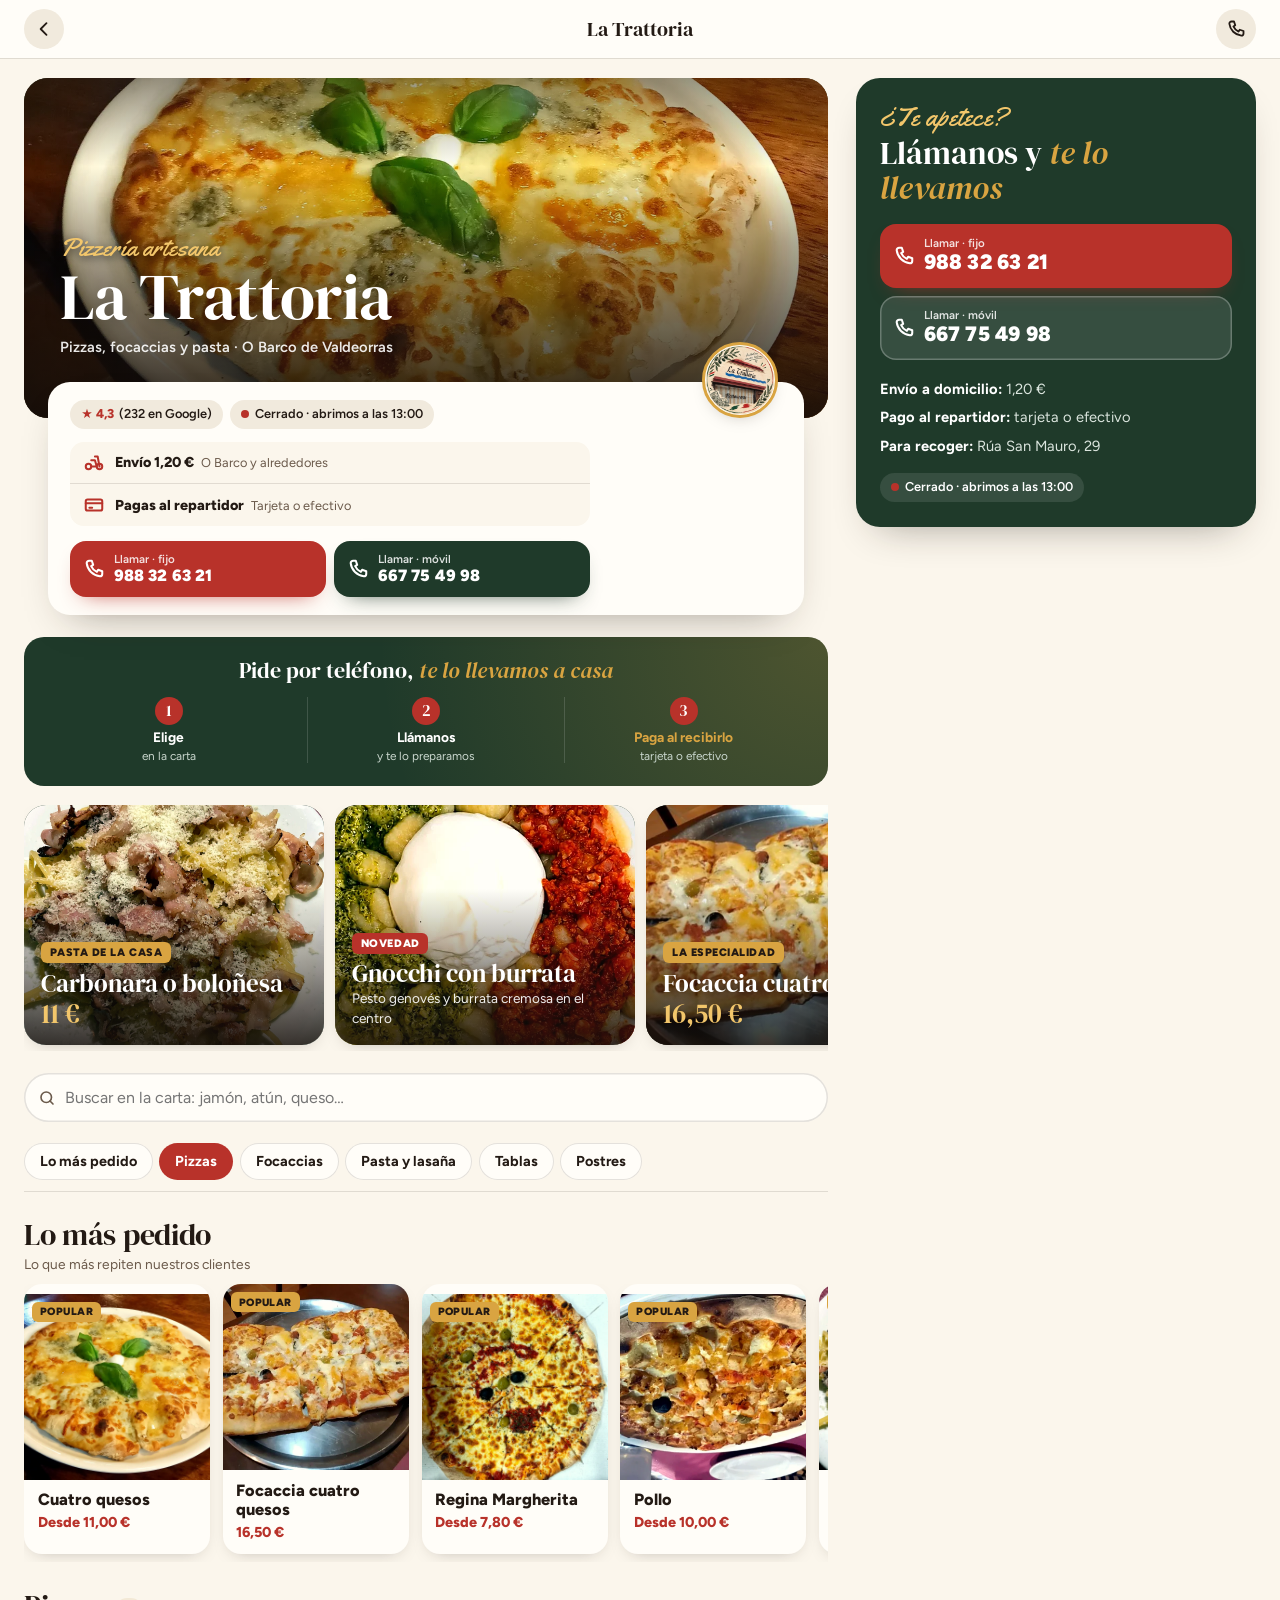
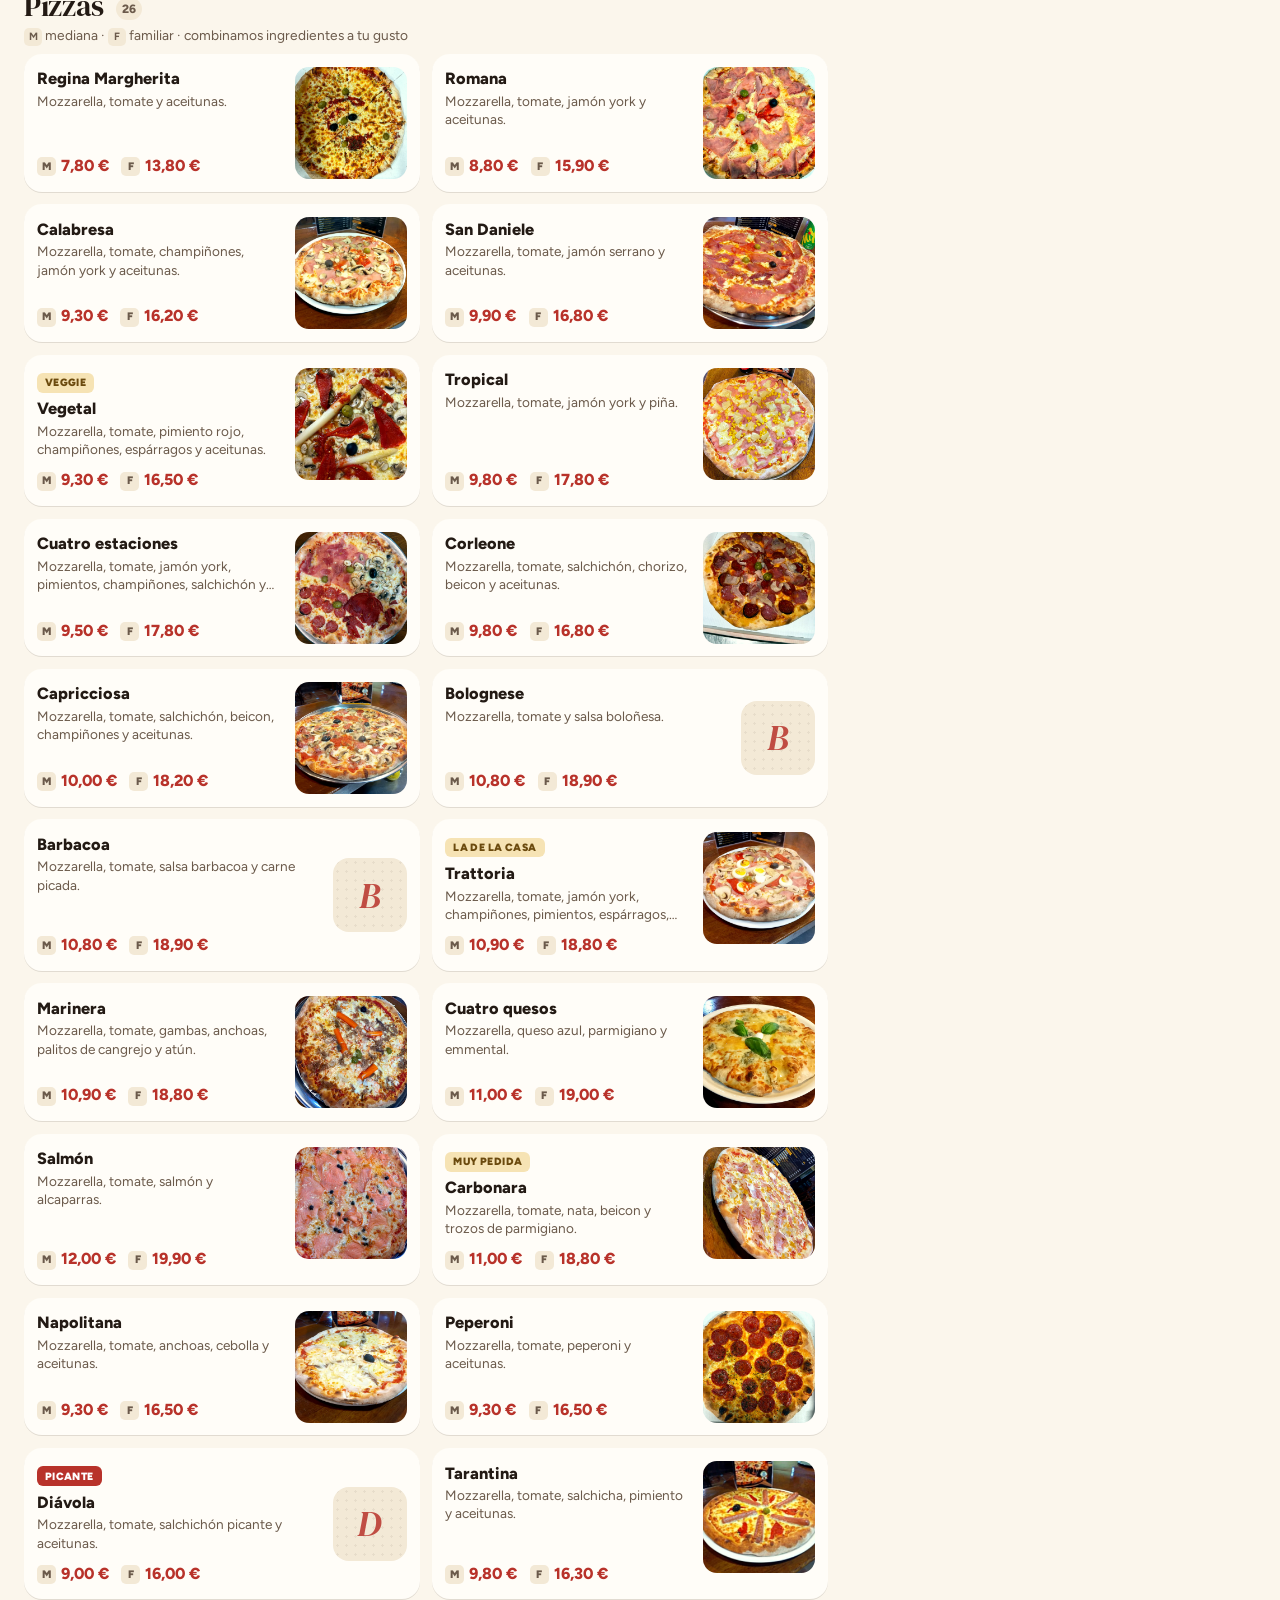
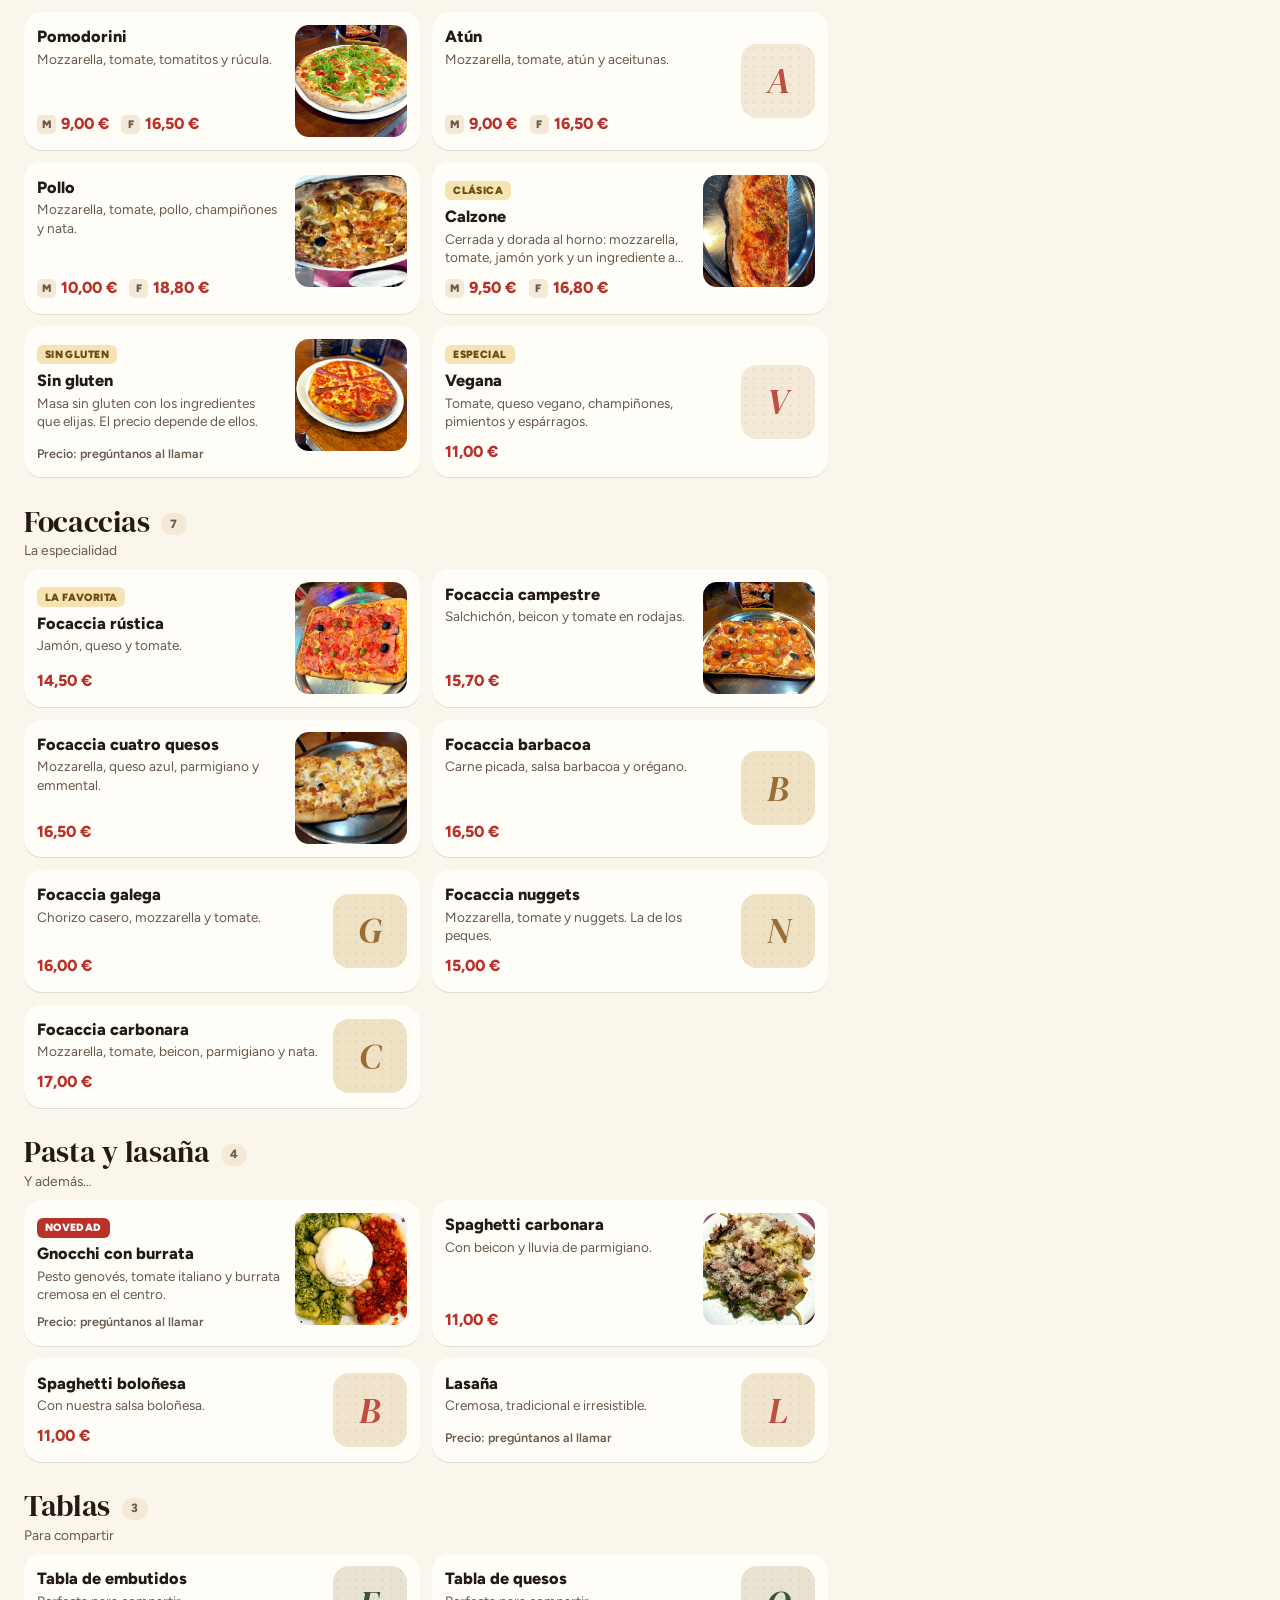
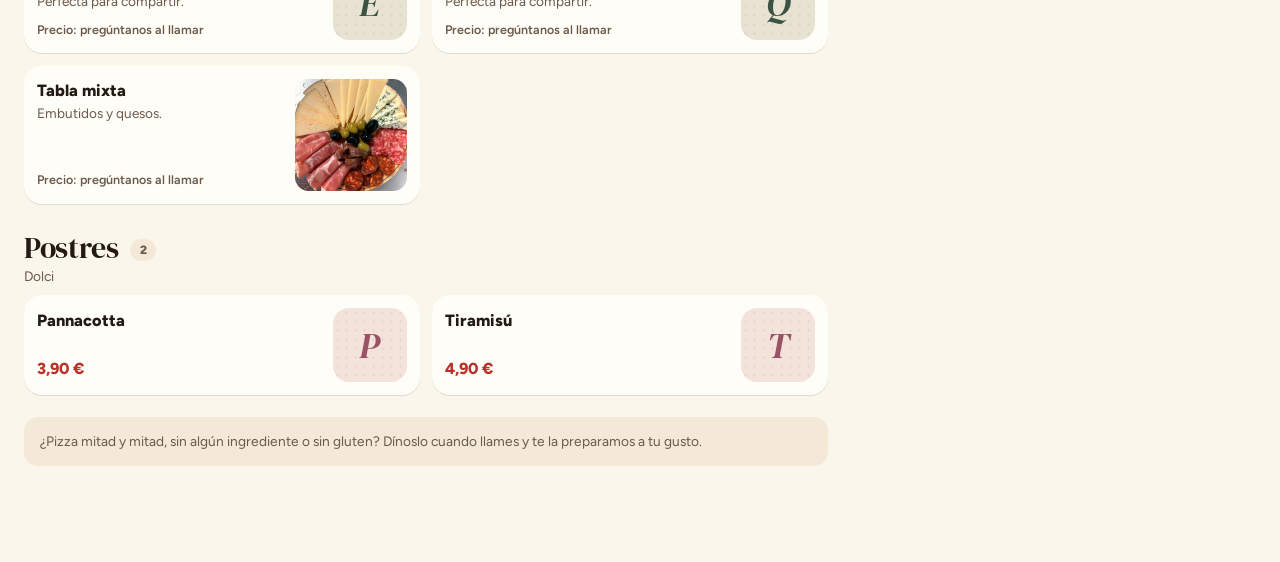
<file: pedir.html>
<!doctype html>
<html lang="es">
<head>
<meta charset="utf-8">
<meta name="viewport" content="width=device-width, initial-scale=1, viewport-fit=cover">
<title>Carta y pedidos por teléfono · La Trattoria, O Barco de Valdeorras</title>
<meta name="description" content="Carta con precios de La Trattoria: pizzas, focaccias y pasta en O Barco de Valdeorras. Pide por teléfono al 988 32 63 21 o al 667 75 49 98. Envío a domicilio 1,20 €.">
<meta name="theme-color" content="#1f3a2a">
<meta property="og:title" content="Carta y pedidos · La Trattoria">
<meta property="og:description" content="Pizzas y focaccias artesanas a domicilio en O Barco de Valdeorras. Llama y te lo llevamos: envío 1,20 €.">
<meta property="og:image" content="https://latrattoriaobarco.es/img/cuatro-quesos.webp">
<meta property="og:url" content="https://latrattoriaobarco.es/pedir.html">
<link rel="canonical" href="https://latrattoriaobarco.es/pedir.html">
<link rel="icon" href="img/logo.png">
<link rel="preconnect" href="https://fonts.googleapis.com">
<link rel="preconnect" href="https://fonts.gstatic.com" crossorigin>
<link href="https://fonts.googleapis.com/css2?family=DM+Serif+Display:ital@0;1&family=Figtree:wght@400;500;600;700;800;900&family=Yellowtail&display=swap" rel="stylesheet">
<link rel="preload" as="image" href="img/portada-movil.webp" media="(max-width: 959px)">
<link rel="stylesheet" href="pedir.css">
</head>
<body>

<!-- barra superior: aparece con el nombre al bajar -->
<header class="top" data-top>
  <a class="redondo" href="index.html" aria-label="Volver al inicio">
    <svg viewBox="0 0 24 24" aria-hidden="true"><path d="M15 5 8 12l7 7"/></svg>
  </a>
  <span class="top-nombre">La Trattoria</span>
  <a class="redondo" href="tel:+34988326321" aria-label="Llamar a La Trattoria">
    <svg viewBox="0 0 24 24" aria-hidden="true"><path d="M6.6 3h3l1.5 4.5-2.2 1.4a12 12 0 0 0 6.2 6.2l1.4-2.2L21 14.4v3A2.6 2.6 0 0 1 18.4 20 16.4 16.4 0 0 1 4 5.6 2.6 2.6 0 0 1 6.6 3Z"/></svg>
  </a>
</header>

<div class="pagina">
<main class="tienda">

  <div class="portada">
    <picture>
      <source media="(max-width: 959px)" srcset="img/portada-movil.webp">
      <img src="img/cuatro-quesos.webp" alt="Pizza cuatro quesos de La Trattoria" fetchpriority="high">
    </picture>
    <div class="portada-txt">
      <span class="script">Pizzería artesana</span>
      <h1>La Trattoria</h1>
      <p>Pizzas, focaccias y pasta · O Barco de Valdeorras</p>
    </div>
  </div>

  <section class="ficha">
    <img class="ficha-logo" src="img/logo.webp" alt="" width="76" height="76">
    <div class="ficha-datos">
      <span class="dato"><b>★ 4,3</b> (232 en Google)</span>
      <span class="dato estado" data-estado><i></i><span>Consultando horario…</span></span>
    </div>
    <div class="ficha-entrega">
      <div class="entrega-op">
        <svg viewBox="0 0 24 24" aria-hidden="true"><circle cx="6" cy="17" r="3"/><circle cx="18" cy="17" r="3"/><path d="M9 17h6l-2-7H9M13 6h3l2 11"/></svg>
        <span><b data-envio-corto>Envío 1,20 €</b><small>O Barco y alrededores</small></span>
      </div>
      <div class="entrega-op">
        <svg viewBox="0 0 24 24" aria-hidden="true"><rect x="3" y="6" width="18" height="12" rx="2"/><path d="M3 10h18M7 15h3"/></svg>
        <span><b>Pagas al repartidor</b><small data-pagos-txt>Tarjeta o efectivo</small></span>
      </div>
    </div>
    <div class="llamar-dos" data-tels></div>
  </section>

  <section class="como" aria-label="Cómo pedir">
    <h2 class="como-tit">Pide por teléfono, <em>te lo llevamos a casa</em></h2>
    <ol class="como-pasos">
      <li><b>1</b><strong>Elige</strong><span>en la carta</span></li>
      <li><b>2</b><strong>Llámanos</strong><span>y te lo preparamos</span></li>
      <li><b>3</b><strong>Paga al recibirlo</strong><span>tarjeta o efectivo</span></li>
    </ol>
  </section>

  <!-- anuncios de la casa -->
  <section class="promos" aria-label="Destacamos">
    <div class="promos-fila" data-promos>
      <article class="promo promo-pasta">
        <img src="img/spaghetti-carbonara.webp" alt="Spaghetti carbonara de La Trattoria" loading="lazy">
        <div class="promo-txt">
          <span class="promo-etiq">Pasta de la casa</span>
          <h3>Carbonara o boloñesa</h3>
          <p class="promo-precio">11 €</p>
        </div>
      </article>
      <article class="promo">
        <img src="img/gnocchi-burrata.webp" alt="Gnocchi con burrata de La Trattoria" loading="lazy">
        <div class="promo-txt">
          <span class="promo-etiq roja">Novedad</span>
          <h3>Gnocchi con burrata</h3>
          <p>Pesto genovés y burrata cremosa en el centro</p>
        </div>
      </article>
      <article class="promo">
        <img src="img/focaccia-cuatro-quesos.webp" alt="Focaccia cuatro quesos de La Trattoria" loading="lazy">
        <div class="promo-txt">
          <span class="promo-etiq">La especialidad</span>
          <h3>Focaccia cuatro quesos</h3>
          <p class="promo-precio">16,50 €</p>
        </div>
      </article>
      <article class="promo promo-envio">
        <div class="promo-txt">
          <span class="promo-etiq">A domicilio</span>
          <h3>Recién salida del horno, en tu casa</h3>
          <p class="promo-precio">Envío 1,20 €</p>
          <p>O Barco y alrededores</p>
        </div>
      </article>
    </div>
  </section>

  <label class="buscar">
    <span class="sr">Buscar en la carta</span>
    <svg viewBox="0 0 24 24" aria-hidden="true"><circle cx="11" cy="11" r="7"/><path d="m20 20-4-4"/></svg>
    <input type="search" placeholder="Buscar en la carta: jamón, atún, queso…" data-buscar>
  </label>

  <nav class="cats" aria-label="Secciones de la carta" data-cats></nav>

  <div class="menu" data-menu></div>

  <p class="aviso-fin">¿Pizza mitad y mitad, sin algún ingrediente o sin gluten? Dínoslo cuando llames y te la preparamos a tu gusto.</p>

</main>

<!-- ordenador: tarjeta fija para llamar -->
<aside class="col-llamar" aria-label="Pedir por teléfono">
  <p class="script col-script">¿Te apetece?</p>
  <h2>Llámanos y <em>te lo llevamos</em></h2>
  <div class="llamar-dos llamar-col" data-tels></div>
  <ul class="col-datos">
    <li><b>Envío a domicilio:</b> <span data-envio-txt>1,20 €</span></li>
    <li><b>Pago al repartidor:</b> <span data-pagos-txt>tarjeta o efectivo</span></li>
    <li><b>Para recoger:</b> Rúa San Mauro, 29</li>
  </ul>
  <span class="dato estado" data-estado><i></i><span>Consultando horario…</span></span>
</aside>
</div>

<!-- barra fija para llamar (móvil) -->
<nav class="barra-llamar" aria-label="Llamar para pedir">
  <span class="barra-tit">Llama para pedir</span>
  <div class="barra-botones" data-tels-cortos></div>
</nav>

<!-- ficha de producto -->
<div class="velo" data-velo hidden></div>
<div class="hoja" data-hoja role="dialog" aria-modal="true" aria-labelledby="hoja-nombre" hidden>
  <button type="button" class="redondo hoja-cerrar" data-hoja-cerrar aria-label="Cerrar">
    <svg viewBox="0 0 24 24" aria-hidden="true"><path d="M6 6l12 12M18 6 6 18"/></svg>
  </button>
  <div class="hoja-foto" data-hoja-foto></div>
  <div class="hoja-cuerpo">
    <h2 id="hoja-nombre" data-hoja-nombre></h2>
    <p class="hoja-desc" data-hoja-desc></p>
    <div class="hoja-precios" data-hoja-precios></div>
  </div>
  <div class="hoja-pie">
    <p class="hoja-pie-txt">Para pedirla, llámanos:</p>
    <div class="llamar-dos" data-tels></div>
  </div>
</div>

<script src="datos.js" defer></script>
<script src="pedir.js" defer></script>
</body>
</html>
</file>
<file: styles.css>
/* La Trattoria · boceto Widy */
:root {
  --papel: #f6eedf;
  --crema: #fbf6ec;
  --tinta: #231a14;
  --tinta-2: #5b4b3e;
  --pizarra: #1f3a2a;
  --pizarra-2: #274634;
  --tomate: #b8322a;
  --tomate-2: #962720;
  --albahaca: #3d6b45;
  --oro: #d9a441;
  --azul: #2c62b5;
  --wa: #1fa855;
  --linea: rgba(35, 26, 20, .14);
  --radio: 18px;
  --sombra: 0 18px 40px -22px rgba(35, 26, 20, .45);
  --serif: 'DM Serif Display', Georgia, serif;
  --sans: 'Figtree', system-ui, -apple-system, sans-serif;
  --script: 'Yellowtail', cursive;
  --nav-h: 60px;
}
*, *::before, *::after { box-sizing: border-box; }
[hidden] { display: none !important; }
html { scroll-behavior: smooth; scroll-padding-top: calc(var(--nav-h) + 8px); -webkit-text-size-adjust: 100%; }
body { margin: 0; font-family: var(--sans); color: var(--tinta); background: var(--papel); font-size: 16px; line-height: 1.55; overflow-x: hidden; }
body.con-pedido { padding-bottom: 72px; }
img { display: block; max-width: 100%; }
a { color: inherit; }
button, input, select { font: inherit; color: inherit; }
h1, h2, h3, h4 { margin: 0; font-weight: 400; line-height: 1.05; }
h2 { font-family: var(--serif); font-size: clamp(2.1rem, 7.5vw, 3.6rem); letter-spacing: -.01em; }
h2 em, h1 em { font-style: italic; color: var(--tomate); }
.sr { position: absolute; width: 1px; height: 1px; overflow: hidden; clip: rect(0 0 0 0); }
.wrap { width: min(1160px, 100% - 40px); margin-inline: auto; }
.kicker { margin: 0 0 .7rem; font-size: .78rem; font-weight: 800; letter-spacing: .16em; text-transform: uppercase; color: var(--albahaca); }
.lead { font-size: 1.08rem; color: var(--tinta-2); max-width: 36rem; margin: 1rem 0 0; }
.stars { color: var(--oro); letter-spacing: .08em; }
.stars .media { background: linear-gradient(90deg, var(--oro) 35%, rgba(255,255,255,.35) 35%); -webkit-background-clip: text; background-clip: text; color: transparent; }
.ast { color: var(--oro); font-weight: 800; }

/* bandera y cuadros */
.bandera { display: flex; height: 4px; position: relative; z-index: 60; }
.bandera i { flex: 1; } .bandera i:nth-child(1) { background: #2e8b57; } .bandera i:nth-child(2) { background: #fff; } .bandera i:nth-child(3) { background: var(--tomate); }
.cuadros { height: 22px; background-color: #fff; background-image: linear-gradient(90deg, rgba(184,50,42,.55) 50%, transparent 50%), linear-gradient(rgba(184,50,42,.55) 50%, transparent 50%); background-size: 22px 22px; }

/* botones */
.btn { display: inline-flex; align-items: center; justify-content: center; gap: .55rem; min-height: 50px; padding: .8rem 1.4rem; border-radius: 999px; border: 2px solid transparent; font-weight: 700; font-size: 1rem; text-decoration: none; cursor: pointer; transition: transform .15s, background .2s, box-shadow .2s; }
.btn:active { transform: scale(.97); }
.btn-sm { min-height: 40px; padding: .45rem 1rem; font-size: .9rem; }
.btn-rojo { background: var(--tomate); color: #fff; box-shadow: 0 10px 22px -12px rgba(184,50,42,.9); }
.btn-rojo:hover { background: var(--tomate-2); }
.btn-claro { background: rgba(255,255,255,.14); color: #fff; border-color: rgba(255,255,255,.55); backdrop-filter: blur(6px); }
.btn-claro:hover { background: rgba(255,255,255,.24); }
.btn-linea { border-color: var(--tinta); color: var(--tinta); background: transparent; }
.btn-verde { background: var(--pizarra); color: #fff; }
.btn-wa { background: var(--wa); color: #fff; box-shadow: 0 12px 24px -14px rgba(31,168,85,.9); }
.btn-wa svg { width: 22px; height: 22px; fill: currentColor; }
.btn-block { width: 100%; }

/* nav */
.nav { position: fixed; top: 4px; left: 0; right: 0; z-index: 50; height: var(--nav-h); display: flex; align-items: center; gap: .8rem; padding: 0 14px; color: #fff; transition: background .25s, box-shadow .25s, color .25s; }
.nav.solida { background: rgba(251,246,236,.94); color: var(--tinta); backdrop-filter: blur(10px); box-shadow: 0 1px 0 var(--linea); }
.brand { display: flex; align-items: center; gap: .55rem; text-decoration: none; margin-right: auto; }
.brand img { width: 42px; height: 42px; border-radius: 50%; box-shadow: 0 2px 8px rgba(0,0,0,.25); }
.marca { font-family: var(--script); font-size: 1.6rem; line-height: 1; transform: translateY(2px); white-space: nowrap; }
@media (min-width: 700px) { .marca { font-size: 1.85rem; } }
.marca-lg { font-size: 2.6rem; margin: 0; color: var(--crema); }
.nav-links { display: none; gap: 1.4rem; font-weight: 600; font-size: .95rem; }
.nav-links a { text-decoration: none; opacity: .9; }
.nav-links a:hover { opacity: 1; text-decoration: underline; text-underline-offset: 5px; }
.nav .btn-sm { display: none; }
.estado { display: inline-flex; align-items: center; gap: .45rem; font-size: .8rem; font-weight: 700; padding: .38rem .7rem; border-radius: 999px; background: rgba(0,0,0,.35); color: #fff; white-space: nowrap; }
.nav.solida .estado { background: #fff; color: var(--tinta); box-shadow: inset 0 0 0 1px var(--linea); }
.estado i { width: 8px; height: 8px; border-radius: 50%; background: #aaa; flex: none; }
.estado.abierto i { background: #36c46b; box-shadow: 0 0 0 0 rgba(54,196,107,.7); animation: pulso 2s infinite; }
.estado.cerrado i { background: #e0563f; }
@keyframes pulso { 70% { box-shadow: 0 0 0 8px rgba(54,196,107,0); } 100% { box-shadow: 0 0 0 0 rgba(54,196,107,0); } }

/* hero */
.hero { position: relative; min-height: 100svh; display: flex; align-items: flex-end; color: #fff; overflow: hidden; background: #1a120c; }
.hero-img { position: absolute; inset: 0; width: 100%; height: 100%; object-fit: cover; object-position: 50% 40%; transform: scale(1.04); animation: zoom 14s ease-out forwards; }
@keyframes zoom { to { transform: scale(1); } }
.hero-shade { position: absolute; inset: 0; background: linear-gradient(180deg, rgba(20,12,8,.55) 0%, rgba(20,12,8,0) 22%, rgba(20,12,8,.15) 45%, rgba(20,12,8,.88) 78%, rgba(20,12,8,.95) 100%); }
.hero-in { position: relative; width: min(1160px, 100% - 40px); margin: 0 auto; padding: 0 0 max(2.2rem, env(safe-area-inset-bottom)); }
.eyebrow { display: inline-flex; align-items: center; gap: .55rem; margin: 0 0 1rem; font-size: .8rem; font-weight: 700; letter-spacing: .08em; text-transform: uppercase; opacity: .95; }
.mini-bandera { width: 22px; height: 14px; border-radius: 2px; background: linear-gradient(90deg, #2e8b57 33.3%, #fff 33.3% 66.6%, var(--tomate) 66.6%); box-shadow: 0 0 0 1px rgba(255,255,255,.4); }
.hero h1 { font-family: var(--serif); font-size: clamp(2.8rem, 12.5vw, 6.4rem); line-height: .95; letter-spacing: -.015em; text-shadow: 0 4px 30px rgba(0,0,0,.35); }
.hero h1 em { color: #ffcf7a; }
.hero-sub { font-size: 1.08rem; max-width: 34rem; margin: 1.1rem 0 1.5rem; color: rgba(255,255,255,.88); }
.hero-cta { display: flex; flex-wrap: wrap; gap: .7rem; }
.hero-cta .btn { flex: 1 1 150px; }
.hero-nota { display: inline-flex; align-items: center; gap: .45rem; margin-top: 1.3rem; font-size: .92rem; text-decoration: none; color: rgba(255,255,255,.9); }
.hero-nota b { font-size: 1.05rem; color: #fff; }

/* cinta */
.cinta { background: var(--tomate); color: #fff; overflow: hidden; padding: .85rem 0; border-block: 3px solid var(--tomate-2); }
.cinta-track { display: flex; width: max-content; animation: cinta 36s linear infinite; }
.cinta span { font-family: var(--serif); font-style: italic; font-size: 1.35rem; padding: 0 1.1rem; white-space: nowrap; }
.cinta span::after { content: '✦'; font-style: normal; font-size: .8rem; margin-left: 2.2rem; color: #ffcf7a; vertical-align: middle; }
@keyframes cinta { to { transform: translateX(-50%); } }

/* secciones */
.sec { padding: clamp(4rem, 12vw, 7rem) 0; }
.sec-papel { background: var(--papel); }
.sec-crema { background: var(--crema); }
.sec-pizarra { background: var(--pizarra); color: #f3ead8; background-image: radial-gradient(circle at 20% 0%, rgba(255,255,255,.06), transparent 55%); }
.sec-pizarra .kicker { color: var(--oro); }
.sec-pizarra h2 em { color: #ffb4a0; }
.sec-head { margin-bottom: 2.4rem; }
.sec-head-claro .lead { color: rgba(243,234,216,.8); }

/* masa */
.masa { display: grid; gap: 2.4rem; align-items: center; }
.pilares { list-style: none; padding: 0; margin: 1.8rem 0 0; display: grid; gap: .9rem; }
.pilares li { display: grid; gap: .15rem; padding: 1rem 1.1rem 1rem 3.2rem; position: relative; background: var(--crema); border-radius: 14px; box-shadow: inset 0 0 0 1px var(--linea); }
.pilares li::before { content: ''; position: absolute; left: 1.05rem; top: 1.15rem; width: 1.3rem; height: 1.3rem; border-radius: 50%; background: radial-gradient(circle at 35% 35%, #ffd98a, var(--oro)); box-shadow: inset 0 -2px 0 rgba(0,0,0,.12); }
.pilares b { font-size: 1.02rem; }
.pilares span { color: var(--tinta-2); font-size: .95rem; }
.masa-foto { margin: 0; position: relative; }
.masa-foto img { width: 100%; aspect-ratio: 4/3.4; object-fit: cover; border-radius: 24px 24px 120px 24px; box-shadow: var(--sombra); }
.masa-foto figcaption { position: absolute; left: 14px; bottom: 14px; background: var(--crema); padding: .5rem .9rem; border-radius: 999px; font-size: .85rem; font-weight: 600; box-shadow: var(--sombra); }

/* bento */
.bento { display: grid; gap: 14px; grid-template-columns: 1fr 1fr; }
.plato { position: relative; border-radius: var(--radio); overflow: hidden; background: #2a1d14; color: #fff; min-height: 230px; box-shadow: var(--sombra); }
.plato img { position: absolute; inset: 0; width: 100%; height: 100%; object-fit: cover; transition: transform .6s; }
.plato:hover img { transform: scale(1.05); }
.plato::after { content: ''; position: absolute; inset: 0; background: linear-gradient(180deg, transparent 35%, rgba(18,10,6,.9)); }
.plato-txt { position: absolute; left: 0; right: 0; bottom: 0; padding: 1rem; z-index: 1; }
.plato h3 { font-family: var(--serif); font-size: 1.35rem; }
.plato p { margin: .3rem 0 0; font-size: .84rem; color: rgba(255,255,255,.82); line-height: 1.4; display: none; }
.tag { display: inline-block; margin-bottom: .45rem; font-size: .68rem; font-weight: 800; letter-spacing: .08em; text-transform: uppercase; background: var(--tomate); padding: .25rem .55rem; border-radius: 999px; }
.plato-xl { grid-column: 1 / -1; min-height: 340px; }
.plato-xl h3 { font-size: 1.9rem; }
.plato-xl p { display: block; font-size: .95rem; font-style: italic; }
.bento > .plato:last-child { grid-column: 1 / -1; }

/* carta */
.carta-tools { display: grid; gap: .8rem; position: sticky; top: calc(var(--nav-h) + 4px); z-index: 5; padding: .7rem 0; margin: 0 -2px; background: var(--pizarra); }
.tabs { display: flex; gap: .45rem; overflow-x: auto; scrollbar-width: none; padding: 2px; }
.tabs::-webkit-scrollbar { display: none; }
.tab { flex: none; border: 1.5px solid rgba(243,234,216,.3); background: transparent; color: #f3ead8; padding: .55rem 1.05rem; border-radius: 999px; font-weight: 700; font-size: .92rem; cursor: pointer; }
.tab[aria-selected="true"] { background: #f3ead8; color: var(--pizarra); border-color: #f3ead8; }
.buscar { display: flex; align-items: center; gap: .5rem; background: rgba(255,255,255,.09); border: 1.5px solid rgba(243,234,216,.22); border-radius: 14px; padding: 0 .9rem; }
.buscar svg { width: 18px; height: 18px; fill: none; stroke: #f3ead8; stroke-width: 2.2; stroke-linecap: round; opacity: .7; flex: none; }
.buscar input { flex: 1; min-width: 0; border: 0; background: transparent; color: #fff; padding: .8rem 0; outline: none; font-size: 16px; }
.buscar input::placeholder { color: rgba(243,234,216,.55); }
.tamanos { display: flex; flex-wrap: wrap; gap: .4rem 1.2rem; margin: .6rem 0 .4rem; font-size: .85rem; color: rgba(243,234,216,.75); }
.tamanos b { display: inline-grid; place-items: center; width: 20px; height: 20px; border-radius: 6px; background: var(--oro); color: var(--pizarra); font-size: .72rem; margin-right: .25rem; }
.cat-titulo { font-family: var(--serif); font-size: 2rem; margin: 2rem 0 .6rem; color: #fff; display: flex; align-items: baseline; gap: .7rem; flex-wrap: wrap; }
.cat-titulo small { font-family: var(--script); font-size: 1.35rem; color: var(--oro); }
.carta { display: grid; gap: 0; }
.item { display: grid; grid-template-columns: 1fr; gap: .55rem; padding: 1rem 0; border-bottom: 1px dashed rgba(243,234,216,.2); animation: entra .4s both; }
.item.con-foto { grid-template-columns: 64px 1fr; column-gap: .9rem; }
.item.con-foto .item-btns { grid-column: 1 / -1; }
.item-foto { width: 64px; height: 64px; border-radius: 14px; object-fit: cover; grid-row: span 1; }
@keyframes entra { from { opacity: 0; transform: translateY(6px); } }
.item h4 { font-family: var(--sans); font-weight: 800; font-size: 1.06rem; color: #fff; display: flex; flex-wrap: wrap; align-items: center; gap: .4rem; }
.item p { margin: .2rem 0 0; font-size: .9rem; color: rgba(243,234,216,.72); line-height: 1.4; }
.mini { font-size: .64rem; font-weight: 800; letter-spacing: .06em; text-transform: uppercase; padding: .18rem .45rem; border-radius: 999px; background: var(--tomate); color: #fff; }
.item-btns { display: flex; flex-wrap: wrap; gap: .45rem; }
.add { display: inline-flex; align-items: center; gap: .5rem; min-height: 42px; padding: .3rem .35rem .3rem .75rem; border-radius: 999px; border: 1.5px solid rgba(243,234,216,.28); background: rgba(255,255,255,.05); color: #fff; font-weight: 700; font-size: .95rem; cursor: pointer; transition: background .15s, border-color .15s; }
.add i { font-style: normal; font-size: .7rem; font-weight: 800; background: var(--oro); color: var(--pizarra); width: 20px; height: 20px; display: grid; place-items: center; border-radius: 6px; }
.add b { width: 32px; height: 32px; display: grid; place-items: center; border-radius: 50%; background: var(--tomate); font-size: 1.1rem; }
.add:hover { border-color: #f3ead8; }
.add.ok { background: rgba(217,164,65,.16); border-color: var(--oro); }
.add.ok b { background: var(--oro); color: var(--pizarra); font-size: .95rem; }
.consultar { align-self: center; font-size: .82rem; color: rgba(243,234,216,.6); font-style: italic; }
.vacio { padding: 2rem 0; color: rgba(243,234,216,.8); }
.carta-extra { display: flex; align-items: center; justify-content: space-between; gap: 1rem; margin-top: 2rem; padding: 1.1rem 1.2rem; border-radius: var(--radio); background: var(--pizarra-2); box-shadow: inset 0 0 0 1px rgba(243,234,216,.14); }
.carta-extra h3 { font-family: var(--serif); font-size: 1.4rem; color: #fff; }
.carta-extra p { margin: .25rem 0 0; font-size: .9rem; color: rgba(243,234,216,.75); }
.carta-extra .btn { flex: none; }
.carta-nota { margin: 1.2rem 0 0; font-size: .8rem; color: rgba(243,234,216,.6); }

/* para llevar */
.pedir { display: grid; gap: 2.2rem; align-items: center; }
.pedir-foto { margin: 0; }
.pedir-foto img { width: 100%; aspect-ratio: 4/4.2; object-fit: cover; border-radius: 120px 24px 24px 24px; box-shadow: var(--sombra); }
.pasos { list-style: none; padding: 0; margin: 1.6rem 0; display: grid; gap: .8rem; }
.pasos li { display: flex; gap: .9rem; align-items: flex-start; }
.pasos li > b { flex: none; width: 34px; height: 34px; border-radius: 50%; display: grid; place-items: center; background: var(--tomate); color: #fff; font-family: var(--serif); font-size: 1.1rem; font-weight: 400; }
.pasos li span { padding-top: .35rem; }
.pedir-cta { display: flex; flex-wrap: wrap; gap: .7rem; }
.pedir-cta .btn { flex: 1 1 200px; }

/* celebraciones */
.celebra { position: relative; min-height: 88svh; display: flex; align-items: flex-end; color: #fff; overflow: hidden; }
.celebra > img { position: absolute; inset: 0; width: 100%; height: 100%; object-fit: cover; }
.celebra::before { content: ''; position: absolute; inset: 0; background: linear-gradient(180deg, rgba(20,12,8,.2), rgba(20,12,8,.9) 75%); z-index: 1; }
.celebra-in { position: relative; z-index: 2; padding: 3rem 0; }
.celebra .kicker { color: #ffcf7a; }
.celebra h2 em { color: #ffcf7a; }
.celebra p { max-width: 32rem; color: rgba(255,255,255,.88); margin: 1rem 0 1.5rem; }

/* reservar */
.reserva { display: grid; gap: 2rem; }
.check { list-style: none; padding: 0; margin: 1.4rem 0 0; display: grid; gap: .5rem; }
.check li { padding-left: 1.7rem; position: relative; }
.check li::before { content: '✓'; position: absolute; left: 0; color: var(--albahaca); font-weight: 900; }
.check a { font-weight: 700; }
.reserva-form { background: #fff; border-radius: 24px; padding: 1.3rem; box-shadow: var(--sombra), inset 0 0 0 1px var(--linea); display: grid; gap: 1.1rem; }
.presets { display: flex; gap: .5rem; flex-wrap: wrap; }
.chip { border: 1.5px dashed var(--tomate); color: var(--tomate); background: #fff5f2; border-radius: 999px; padding: .45rem .9rem; font-weight: 700; font-size: .88rem; cursor: pointer; }
.chip.on { background: var(--tomate); color: #fff; border-style: solid; }
fieldset { border: 0; padding: 0; margin: 0; }
legend { font-weight: 800; font-size: .95rem; margin-bottom: .55rem; }
.personas, .horas { display: flex; flex-wrap: wrap; gap: .45rem; }
.dias { display: flex; gap: .45rem; overflow-x: auto; scrollbar-width: none; padding-bottom: 4px; }
.dias::-webkit-scrollbar { display: none; }
.opt { min-width: 46px; min-height: 44px; border-radius: 12px; border: 1.5px solid var(--linea); background: var(--crema); font-weight: 700; cursor: pointer; padding: .3rem .7rem; }
.opt[aria-pressed="true"] { background: var(--pizarra); color: #fff; border-color: var(--pizarra); }
.opt:disabled { opacity: .35; cursor: not-allowed; text-decoration: line-through; }
.opt.dia { flex: none; display: grid; justify-items: center; line-height: 1.1; padding: .45rem .5rem; min-width: 56px; }
.opt.dia small { font-size: .7rem; font-weight: 600; opacity: .75; text-transform: capitalize; }
.opt.dia b { font-size: 1.2rem; }
.franja { width: 100%; font-size: .75rem; font-weight: 800; letter-spacing: .1em; text-transform: uppercase; color: var(--tinta-2); margin-top: .2rem; }
.aviso { margin: 0; color: var(--tinta-2); font-size: .9rem; }
.campos { display: grid; gap: .8rem; }
.campos label, .pedido-panel label { display: grid; gap: .3rem; font-weight: 700; font-size: .9rem; }
.campos input, .pedido-panel input, .pedido-panel select { border: 1.5px solid var(--linea); border-radius: 12px; padding: .75rem .85rem; background: var(--crema); font-size: 16px; font-weight: 500; width: 100%; }
.campos input:focus, .pedido-panel input:focus, .pedido-panel select:focus { outline: 2px solid var(--albahaca); outline-offset: 1px; }
input.error { border-color: var(--tomate); background: #fff1ee; }
.lbl small, .pedido-panel small { font-weight: 500; color: var(--tinta-2); }
.resumen { min-height: 1.4em; font-size: .95rem; color: var(--tinta-2); }
.resumen b { color: var(--tinta); }
.rojo { color: var(--tomate) !important; }

/* reseñas */
.resenas-head { display: grid; gap: 1.4rem; margin-bottom: 2rem; }
.nota-grande { display: flex; align-items: center; gap: .8rem; flex-wrap: wrap; }
.nota-grande b { font-family: var(--serif); font-size: 4rem; line-height: 1; color: #fff; font-weight: 400; }
.nota-grande .stars { font-size: 1.3rem; }
.nota-grande > span:last-child { font-size: .92rem; color: rgba(243,234,216,.75); }
.resenas { display: flex; gap: 16px; overflow-x: auto; scroll-snap-type: x mandatory; scrollbar-width: none; padding-bottom: 6px; }
.resenas::-webkit-scrollbar { display: none; }
.resena { flex: 0 0 min(86%, 360px); scroll-snap-align: start; margin: 0; background: var(--crema); color: var(--tinta); border-radius: var(--radio); padding: 1.3rem; display: flex; flex-direction: column; gap: .8rem; position: relative; }
.resena::before { content: '“'; position: absolute; right: 1rem; top: -.2rem; font-family: var(--serif); font-size: 5rem; color: rgba(184,50,42,.18); line-height: 1; }
.resena blockquote { margin: 0; font-size: .98rem; line-height: 1.5; flex: 1; }
.resena figcaption { display: flex; align-items: center; gap: .6rem; font-size: .82rem; color: var(--tinta-2); }
.resena figcaption b { display: block; color: var(--tinta); font-size: .92rem; }
.avatar { width: 36px; height: 36px; border-radius: 50%; display: grid; place-items: center; background: var(--tomate); color: #fff; font-weight: 800; flex: none; }
.resenas-nav { display: flex; gap: .6rem; margin-top: 1.2rem; }
.flecha { width: 46px; height: 46px; border-radius: 50%; border: 1.5px solid rgba(243,234,216,.35); background: transparent; color: #fff; font-size: 1.1rem; cursor: pointer; }

/* local */
.local { display: grid; gap: 12px; grid-template-columns: 1fr 1fr; }
.local figure { margin: 0; border-radius: var(--radio); overflow: hidden; box-shadow: var(--sombra); }
.local img { width: 100%; height: 100%; object-fit: cover; }
.local-a { grid-column: 1 / -1; aspect-ratio: 16/9.5; }
.local-b, .local-c { aspect-ratio: 1/1.1; }
.local-txt { grid-column: 1 / -1; padding-top: 1.4rem; }
.chips { display: flex; flex-wrap: wrap; gap: .45rem; margin-top: 1.3rem; }
.chips span { padding: .45rem .85rem; border-radius: 999px; background: var(--crema); box-shadow: inset 0 0 0 1px var(--linea); font-weight: 600; font-size: .88rem; }

/* llegar */
.llegar { display: grid; gap: 1.6rem; }
.horario-card { background: #fff; border-radius: 24px; padding: 1.5rem 1.3rem; box-shadow: var(--sombra), inset 0 0 0 1px var(--linea); }
.estado-card { margin: 1rem 0 .6rem; background: var(--pizarra); }
.horario { width: 100%; border-collapse: collapse; margin-top: .4rem; font-size: .95rem; }
.horario td { padding: .6rem 0; border-bottom: 1px solid var(--linea); }
.horario td:last-child { text-align: right; font-weight: 600; }
.horario tr.hoy td { color: var(--tomate); font-weight: 800; }
.horario tr.hoy td:first-child::after { content: ' · hoy'; font-weight: 600; font-size: .8rem; }
.horario-nota { font-size: .85rem; color: var(--tinta-2); margin: .8rem 0 0; }
.datos { display: grid; grid-template-columns: 1fr 1fr; gap: .7rem; margin-top: 1.2rem; }
.datos a { text-decoration: none; background: var(--crema); border-radius: 14px; padding: .85rem; font-size: .88rem; line-height: 1.35; box-shadow: inset 0 0 0 1px var(--linea); }
.mapa { display: grid; gap: .8rem; }
.mapa iframe { width: 100%; height: 340px; border: 0; border-radius: 24px; box-shadow: var(--sombra); background: #e8e0d0; }

/* pie */
.pie { background: var(--pizarra); color: rgba(243,234,216,.8); }
.pie-in { padding: 3rem 0 6.5rem; display: grid; gap: 1.8rem; }
.pie-brand { display: flex; gap: 1rem; align-items: center; }
.pie-brand img { width: 88px; height: 88px; border-radius: 50%; }
.pie-brand p { margin: 0; }
.pie-links { display: flex; flex-wrap: wrap; gap: .5rem 1.4rem; font-weight: 600; }
.pie-links a { text-decoration: none; }
.pie-legal { font-size: .8rem; margin: 0; }
.firma a { color: var(--oro); }

/* pedido flotante */
.pedido { position: fixed; left: 12px; right: 12px; bottom: calc(66px + env(safe-area-inset-bottom)); z-index: 45; }
.pedido.pop .pedido-bar { animation: pop .35s; }
@keyframes pop { 40% { transform: scale(1.04); } }
.pedido-bar { width: 100%; display: flex; align-items: center; gap: .7rem; padding: .85rem 1rem; border: 0; border-radius: 16px; background: var(--tomate); color: #fff; font-weight: 700; cursor: pointer; box-shadow: 0 16px 30px -12px rgba(0,0,0,.5); }
.pedido-bar b { margin-left: auto; }
.pedido-n { width: 28px; height: 28px; border-radius: 50%; display: grid; place-items: center; background: #fff; color: var(--tomate); font-weight: 800; }
.pedido-panel { position: absolute; left: 0; right: 0; bottom: calc(100% + 10px); background: #fff; border-radius: 20px; padding: 1.1rem; display: grid; gap: .8rem; max-height: min(72svh, 600px); overflow-y: auto; box-shadow: 0 24px 50px -16px rgba(0,0,0,.55); }
.pedido-top { display: flex; align-items: center; justify-content: space-between; }
.pedido-top h3 { font-family: var(--serif); font-size: 1.6rem; }
.cerrar { width: 38px; height: 38px; border-radius: 50%; border: 0; background: var(--crema); font-size: 1.4rem; cursor: pointer; }
.pedido-panel ul { list-style: none; padding: 0; margin: 0; display: grid; gap: .1rem; }
.pedido-panel li { display: flex; align-items: center; justify-content: space-between; gap: .6rem; padding: .5rem 0; border-bottom: 1px solid var(--linea); font-weight: 600; font-size: .94rem; }
.cant { display: flex; align-items: center; gap: .55rem; flex: none; }
.cant button { width: 32px; height: 32px; border-radius: 50%; border: 1.5px solid var(--linea); background: var(--crema); font-weight: 800; cursor: pointer; }
.modo { display: grid; grid-template-columns: 1fr 1fr; gap: .45rem; }
.modo-op { min-height: 46px; border-radius: 12px; border: 1.5px solid var(--linea); background: var(--crema); font-weight: 700; font-size: .88rem; cursor: pointer; padding: .3rem .5rem; }
.modo-op[aria-pressed="true"] { background: var(--pizarra); color: #fff; border-color: var(--pizarra); }
.fila { display: grid; grid-template-columns: 1fr 1fr; gap: .6rem; }

/* barra móvil */
.barra-movil { position: fixed; left: 0; right: 0; bottom: 0; z-index: 44; display: grid; grid-template-columns: 1fr 1fr 1.3fr; gap: 6px; padding: 8px 10px calc(8px + env(safe-area-inset-bottom)); background: rgba(251,246,236,.96); backdrop-filter: blur(10px); box-shadow: 0 -1px 0 var(--linea); }
.barra-movil a { display: grid; place-items: center; min-height: 46px; border-radius: 12px; text-decoration: none; font-weight: 700; background: #fff; box-shadow: inset 0 0 0 1px var(--linea); }
.barra-movil a.on { background: var(--tomate); color: #fff; box-shadow: none; }

/* reveal */
.js .reveal { opacity: 0; transform: translateY(18px); transition: opacity .7s, transform .7s; }
.js .reveal.in { opacity: 1; transform: none; }

/* ≥ 700 */
@media (min-width: 700px) {
  .plato p { display: block; }
  .bento { grid-template-columns: repeat(3, 1fr); }
  .plato-xl { grid-column: span 2; grid-row: span 2; min-height: 480px; }
  .bento > .plato:last-child { grid-column: auto; }
  .item.con-foto { grid-template-columns: 76px 1fr auto; }
  .item.con-foto .item-btns { grid-column: auto; }
  .item { grid-template-columns: 1fr auto; align-items: center; }
  .item-foto { width: 76px; height: 76px; }
  .campos { grid-template-columns: 1fr 1fr; }
  .pedido { left: auto; right: 20px; width: 400px; bottom: 20px; }
}
/* ≥ 960 */
@media (min-width: 960px) {
  :root { --nav-h: 70px; }
  .nav { padding: 0 32px; gap: 1.6rem; }
  .nav-links { display: flex; }
  .nav .btn-sm { display: inline-flex; }
  .hero { align-items: center; }
  .hero-in { padding-top: 6rem; }
  .hero-cta .btn { flex: none; }
  .masa { grid-template-columns: 1fr 1fr; gap: 4rem; }
  .pedir { grid-template-columns: .9fr 1.1fr; gap: 4rem; }
  .reserva { grid-template-columns: .85fr 1.15fr; gap: 4rem; align-items: start; }
  .reserva-form { padding: 2rem; }
  .resenas-head { grid-template-columns: auto 1fr; align-items: end; gap: 3rem; }
  .local { grid-template-columns: 1.4fr 1fr 1fr; grid-template-rows: auto auto; }
  .local-a { grid-column: 1; grid-row: 1 / span 2; aspect-ratio: auto; min-height: 520px; }
  .local-b, .local-c { grid-row: 1; }
  .local-txt { grid-column: 2 / -1; grid-row: 2; padding-top: .5rem; }
  .llegar { grid-template-columns: 1fr 1.2fr; gap: 3rem; align-items: stretch; }
  .mapa iframe { height: 100%; min-height: 420px; }
  .barra-movil { display: none; }
  .pie-in { padding-bottom: 3rem; grid-template-columns: 1fr auto; align-items: center; }
  .pie-legal { grid-column: 1 / -1; }
  body.con-pedido { padding-bottom: 0; }
}
@media (prefers-reduced-motion: reduce) {
  *, *::before, *::after { animation: none !important; transition: none !important; }
  .js .reveal { opacity: 1; transform: none; }
}
.reserva > *, .llegar > *, .masa > *, .pedir > *, fieldset { min-width: 0; }
.pedido-panel { max-height: calc(100svh - 190px); padding-bottom: 0; }
.pedido-panel [data-pedido-enviar] { position: sticky; bottom: 0; margin: 0 -1.1rem; width: calc(100% + 2.2rem); border-radius: 0 0 20px 20px; min-height: 58px; box-shadow: 0 -10px 20px -10px rgba(0,0,0,.25); }
.pedido-panel li { padding: .35rem 0; }
.pedido-panel { gap: .65rem; }
.reserva-form { gap: .95rem; }

/* domicilio */
.pedir-zona { margin: 1rem 0 0; padding: .8rem 1rem; border-radius: 12px; background: var(--crema); font-size: .92rem; line-height: 1.45; }
.pedir-zona:empty, .envio-nota:empty, .pedido-error:empty { display: none; }
.campo-dir { display: grid; gap: .35rem; }
.campo-dir[hidden], .campo-cambio[hidden] { display: none; }
.envio-nota { margin: 0; font-size: .82rem; color: var(--tinta-2); line-height: 1.4; }
.pago-wrap { display: grid; gap: .4rem; }
.lbl-pago { font-weight: 700; font-size: .9rem; }
.modo-3 { grid-template-columns: repeat(3, 1fr); }
.pedido-error { margin: 0; padding: .6rem .8rem; border-radius: 10px; background: #fff1ee; color: var(--tomate); font-weight: 700; font-size: .88rem; }
.pedido-panel input.error { border-color: var(--tomate); background: #fff1ee; }

/* precios de la carta en la portada (sin carrito) */
.precio { display: inline-flex; align-items: center; gap: .45rem; min-height: 36px; padding: .25rem .75rem; border-radius: 999px; border: 1.5px solid rgba(243,234,216,.22); color: #fff; font-weight: 700; font-size: .95rem; }
.precio i { font-style: normal; font-size: .7rem; font-weight: 800; background: var(--oro); color: var(--pizarra); width: 20px; height: 20px; display: grid; place-items: center; border-radius: 6px; }
.carta-cta { margin-top: 1.4rem; }
.carta-fin { margin-top: 2rem; display: flex; justify-content: center; }

/* ---------- página de pedidos (pedir.html) ---------- */
.pag-pedir { background: var(--pizarra); }
.pedir-cab { background: var(--papel); padding: calc(var(--nav-h) + 2.2rem) 0 2rem; }
.pedir-cab h1 { font-family: var(--serif); font-size: clamp(2.3rem, 9vw, 3.8rem); letter-spacing: -.01em; }
.volver { display: inline-block; margin-bottom: 1.2rem; font-weight: 700; font-size: .92rem; text-decoration: none; color: var(--tinta-2); }
.volver:hover { color: var(--tomate); }
.pedir-info { list-style: none; padding: 0; margin: 1.5rem 0 0; display: grid; gap: .6rem; }
.pedir-info li { display: grid; gap: .15rem; padding: .8rem 1rem; border-radius: 14px; background: var(--crema); box-shadow: inset 0 0 0 1px var(--linea); font-size: .92rem; }
.pedir-info b { font-size: .74rem; letter-spacing: .12em; text-transform: uppercase; color: var(--albahaca); }
.pedir-info a { font-weight: 700; }
.pedir-zona-carta { padding: .5rem 0 4rem; }
.pedir-grid { display: grid; gap: 2rem; }
.pedir-col { min-width: 0; }
.pag-pedir .pedido { bottom: calc(12px + env(safe-area-inset-bottom)); }
.pedido-vacio { margin: 0; padding: .4rem 0 .2rem; color: var(--tinta-2); font-size: .92rem; }
.pag-pedir .pie-in { padding-bottom: 6rem; }

@media (min-width: 700px) {
  .pedir-info { grid-template-columns: repeat(3, 1fr); }
}
@media (min-width: 960px) {
  .pedir-grid { grid-template-columns: minmax(0, 1fr) 390px; align-items: start; gap: 2.6rem; }
  .pag-pedir .pedido, .pag-pedir .pedido[hidden] { display: block !important; position: sticky; top: calc(var(--nav-h) + 18px); left: auto; right: auto; bottom: auto; width: auto; margin-top: 1.2rem; }
  .pag-pedir .pedido-bar, .pag-pedir .cerrar { display: none; }
  .pag-pedir .pedido-panel, .pag-pedir .pedido-panel[hidden] { display: grid !important; position: static; max-height: calc(100vh - var(--nav-h) - 40px); }
  .pag-pedir .pie-in { padding-bottom: 3rem; }
}
.nav-links a[aria-current="page"] { text-decoration: underline; text-underline-offset: 5px; color: var(--tomate); }
.pedido-panel { color: var(--tinta); }
.carta.sin-anim .item { animation: none; }
.pedido-suma { margin: 0; display: flex; justify-content: space-between; font-weight: 700; font-size: .95rem; }
.pedido-suma b { font-size: 1.1rem; }

/* 22-oct: solo las fotos que mandó Alfredo */
.bento-3 > .plato:last-child { grid-column: auto; }
.celebra { min-height: auto; background: linear-gradient(160deg, #3a2618, #160d08); }
.celebra-in { padding: 4.5rem 0; }
.local-solo { grid-template-columns: 1fr; }
.local-solo .local-txt { grid-column: 1 / -1; grid-row: auto; padding-top: 0; max-width: 46rem; }
/* 13-nov: dos teléfonos en los datos → la dirección ocupa la fila entera */
.datos a:first-child { grid-column: 1 / -1; }
</file>
<file: panel.css>
/* La Trattoria · panel de pedidos. Misma marca que la web; botones grandes, se usa en la cocina y con prisa. */
:root {
  --fondo: #f4ecdd;
  --blanco: #fffdf8;
  --crema: #fbf6ec;
  --papel: #efe4cf;
  --tinta: #231a14;
  --tinta-2: #6b5a4b;
  --linea: rgba(35, 26, 20, .12);
  --pizarra: #1f3a2a;
  --pizarra-2: #2a4c38;
  --tomate: #b8322a;
  --tomate-2: #962720;
  --oro: #d9a441;
  --ok: #2f8a57;
  --azul: #2c62b5;
  --radio: 20px;
  --serif: 'DM Serif Display', Georgia, serif;
  --script: 'Yellowtail', cursive;
  --sombra: 0 1px 0 var(--linea), 0 12px 28px -20px rgba(35, 26, 20, .5);
}
*, *::before, *::after { box-sizing: border-box; }
[hidden] { display: none !important; }
html { -webkit-text-size-adjust: 100%; }
body { margin: 0; font-family: 'Figtree', system-ui, -apple-system, sans-serif; color: var(--tinta); background: var(--fondo); font-size: 16px; line-height: 1.4; -webkit-tap-highlight-color: transparent; }
button, input { font: inherit; color: inherit; }
button { cursor: pointer; }
h1, h2, h3 { margin: 0; line-height: 1.12; }
a { color: inherit; }
:focus-visible { outline: 3px solid var(--oro); outline-offset: 2px; }

/* ---------- entrada con PIN ---------- */
.login { min-height: 100vh; min-height: 100dvh; display: flex; flex-direction: column; align-items: center; justify-content: center; gap: .35rem; padding: 24px 16px; text-align: center; color: #fff;
  background: radial-gradient(circle at 50% 0, rgba(217,164,65,.22), transparent 55%), var(--pizarra); }
.login img { border-radius: 50%; border: 3px solid var(--oro); margin-bottom: .5rem; }
.login-script { font-family: var(--script); font-size: 1.7rem; color: var(--oro); line-height: 1; }
.login h1 { font-family: var(--serif); font-weight: 400; font-size: 2.1rem; }
.login p { margin: 0; color: #c9d6cd; }
.login-form { width: min(340px, 100%); display: grid; gap: .8rem; margin-top: 1.3rem; text-align: left; }
.login-campo { display: grid; gap: .35rem; font-size: .85rem; font-weight: 700; color: #c9d6cd; }
.login-input { position: relative; display: block; }
.login-input input { width: 100%; min-height: 56px; padding: 0 4.2rem 0 1rem; border: 2px solid rgba(255,255,255,.18); border-radius: 16px; background: rgba(255,255,255,.08); color: #fff; font-size: 18px; letter-spacing: .04em; outline: none; }
.login-input input:focus { border-color: var(--oro); background: rgba(255,255,255,.12); }
.login-ver { position: absolute; right: 8px; top: 50%; transform: translateY(-50%); padding: .4rem .7rem; border: 0; border-radius: 10px; background: rgba(255,255,255,.12); color: #fff; font-weight: 700; font-size: .82rem; }
.login-error { min-height: 1.3em; margin: 0; color: #ffb4ad !important; font-weight: 700; text-align: center; }
.login-boton { min-height: 58px; border: 0; border-radius: 999px; background: var(--oro); color: var(--tinta); font-weight: 900; font-size: 1.08rem; box-shadow: 0 14px 28px -14px rgba(0,0,0,.6); }
.login-boton:disabled { opacity: .6; }
.login-pie { margin-top: 1rem !important; font-size: .82rem; }
.sr { position: absolute !important; width: 1px; height: 1px; overflow: hidden; clip: rect(0 0 0 0); opacity: 0; pointer-events: none; }
.cambiar-clave { display: grid; gap: .5rem; }
.cambiar-clave input:not(.sr) { min-height: 50px; padding: 0 1rem; border: 1.5px solid var(--linea); border-radius: 14px; background: var(--crema); font-size: 16px; }
.cambiar-error { margin: 0; min-height: 1.1em; color: var(--tomate); font-weight: 700; font-size: .88rem; }

/* ---------- cabecera ---------- */
.cab { position: sticky; top: 0; z-index: 30; display: flex; align-items: center; gap: .65rem; padding: 10px 12px; padding-top: max(10px, env(safe-area-inset-top)); background: var(--pizarra); color: #fff; }
.cab img { border-radius: 50%; flex: none; border: 2px solid var(--oro); }
.cab-tit { display: grid; flex: 1; min-width: 0; }
.cab-tit b { font-family: var(--serif); font-weight: 400; font-size: 1.35rem; line-height: 1.05; }
.cab-tit small { color: #c9d6cd; font-size: .8rem; white-space: nowrap; overflow: hidden; text-overflow: ellipsis; }
.icono { width: 44px; height: 44px; flex: none; border: 0; border-radius: 14px; background: rgba(255,255,255,.1); color: #fff; font-size: 1.15rem; display: grid; place-items: center; }
.icono:active { background: rgba(255,255,255,.2); }

/* franja de «recibiendo pedidos / en pausa» */
.franja { position: sticky; top: calc(64px + env(safe-area-inset-top)); z-index: 25; display: flex; align-items: center; gap: .55rem; width: 100%; min-height: 44px; padding: 0 14px; border: 0; background: var(--pizarra-2); color: #e4ede7; font-weight: 700; font-size: .88rem; text-align: left; }
.franja i { width: 10px; height: 10px; flex: none; border-radius: 50%; background: #5fdc98; box-shadow: 0 0 0 4px rgba(95,220,152,.2); }
.franja span { flex: 1; }
.franja b { padding: .3rem .8rem; border-radius: 999px; background: rgba(255,255,255,.12); font-size: .82rem; }
.franja[aria-pressed="false"] { background: var(--tomate); color: #fff; }
.franja[aria-pressed="false"] i { background: #fff; box-shadow: none; animation: latido 1s infinite; }
.franja[aria-pressed="false"] b { background: #fff; color: var(--tomate); }

/* avisos */
.avisos { display: grid; gap: 8px; padding: 0 12px; }
.avisos:has(> :not([hidden]):not(.aviso-pausa)) { padding-top: 10px; }
.aviso { display: block; width: 100%; padding: .8rem 1rem; border: 0; border-radius: 14px; font-weight: 700; font-size: .92rem; text-align: left; }
.aviso button { margin-left: .4rem; padding: .3rem .7rem; border: 0; border-radius: 999px; background: #fff; font-weight: 800; }
.aviso-sonido { background: var(--oro); color: var(--tinta); }
.aviso-pausa { display: none !important; }
.aviso-red { background: var(--papel); }
.aviso-historial { background: #e3ebf7; color: #1e3a6e; }

/* ---------- pestañas (móvil) y tablero ---------- */
.pestanas { position: sticky; top: calc(108px + env(safe-area-inset-top)); z-index: 20; display: grid; grid-template-columns: repeat(3, 1fr); gap: 6px; padding: 10px 12px; background: var(--fondo); }
.pestanas button { display: flex; align-items: center; justify-content: center; gap: .4rem; min-height: 48px; border: 0; border-radius: 14px; background: var(--blanco); box-shadow: 0 1px 0 var(--linea); font-weight: 800; font-size: .88rem; }
.pestanas button b { min-width: 24px; padding: 0 .4rem; border-radius: 999px; background: var(--fondo); font-size: .8rem; line-height: 24px; }
.pestanas button[aria-pressed="true"] { background: var(--pizarra); color: #fff; box-shadow: none; }
.pestanas button[aria-pressed="true"] b { background: rgba(255,255,255,.16); }
.pestanas button.alarma b { background: var(--tomate); color: #fff; animation: latido 1s infinite; }
.tablero { padding: 0 12px 48px; }
.col h2 { display: none; }
.col:not(.activa) { display: none; }
.lista { display: grid; gap: 12px; }
.vacio { margin: 1.5rem 0; padding: 2.4rem 1.2rem; border: 2px dashed rgba(35,26,20,.16); border-radius: var(--radio); color: var(--tinta-2); text-align: center; font-size: .95rem; }

@media (min-width: 900px) {
  .pestanas { display: none; }
  .tablero { display: grid; grid-template-columns: repeat(3, 1fr); gap: 16px; align-items: start; padding: 16px 16px 48px; }
  .col, .col:not(.activa) { display: block; }
  .col h2 { display: flex; align-items: center; gap: .5rem; margin: 0 0 10px; font-family: var(--serif); font-weight: 400; font-size: 1.5rem; }
  .col h2 b { min-width: 28px; padding: 0 .45rem; border-radius: 999px; background: var(--blanco); font-family: 'Figtree', sans-serif; font-size: .85rem; font-weight: 800; text-align: center; line-height: 28px; }
  .col[data-col="nuevos"] h2 b:not(:empty) { background: var(--tomate); color: #fff; }
  .avisos { padding: 0 16px; }
}

/* ---------- tarjeta de pedido ---------- */
.pedido { position: relative; padding: 14px 14px 10px; border-radius: var(--radio); background: var(--blanco); box-shadow: var(--sombra); overflow: hidden; }
.pedido::before { content: ''; position: absolute; left: 0; top: 0; bottom: 0; width: 6px; background: var(--linea); }
.pedido.est-nuevo::before { background: var(--tomate); }
.pedido.est-aceptado::before { background: var(--oro); }
.pedido.est-listo::before, .pedido.est-en_camino::before { background: var(--azul); }
.pedido.est-entregado::before { background: var(--ok); }
.pedido.est-rechazado { opacity: .7; }
.pedido.est-nuevo { box-shadow: 0 0 0 2px var(--tomate), 0 16px 30px -18px rgba(184,50,42,.7); animation: entra .4s ease-out; }
.pedido.plegada { padding-block: 10px; cursor: pointer; }
.p-cab { display: flex; flex-wrap: wrap; align-items: center; gap: .35rem .45rem; padding-left: 4px; }
.p-num { font-family: var(--serif); font-size: 2rem; line-height: .9; margin-right: .1rem; }
.p-modo { padding: .28rem .6rem; border-radius: 999px; font-weight: 800; font-size: .78rem; }
.p-modo.casa { background: #e3ebf7; color: #1e3a6e; }
.p-modo.local { background: #f1e6d0; color: #6b4a0e; }
.p-est { padding: .28rem .6rem; border-radius: 999px; background: var(--fondo); font-weight: 800; font-size: .76rem; }
.est-nuevo .p-est { background: var(--tomate); color: #fff; }
.est-aceptado .p-est { background: #f6e3b4; color: #6b4a0e; }
.est-en_camino .p-est, .est-listo .p-est { background: #e3ebf7; color: #1e3a6e; }
.est-entregado .p-est { background: #e2f1e8; color: #1f6b41; }
.p-hace { flex-basis: 100%; color: var(--tinta-2); font-size: .8rem; font-weight: 600; }
.p-plegada { margin: .35rem 0 0 4px; color: var(--tinta-2); font-size: .9rem; }
.p-programado { margin: .7rem 0 0; padding: .6rem .8rem; border-radius: 12px; background: #fbe6e3; color: #8a2019; font-size: .95rem; }
.p-llega { margin: .7rem 0 0; padding: .6rem .8rem; border-radius: 12px; background: #fbf0d6; font-size: .95rem; }
.p-lineas { list-style: none; margin: .85rem 0 0; padding: 0 0 0 4px; display: grid; gap: .45rem; }
.p-lineas li { display: grid; grid-template-columns: 2.1rem 1fr auto; gap: .3rem; align-items: baseline; font-size: 1.08rem; }
.p-lineas li b { font-family: var(--serif); font-weight: 400; font-size: 1.25rem; color: var(--tomate); }
.p-lineas li span { font-weight: 700; }
.p-lineas em { font-style: normal; font-weight: 800; font-size: .72rem; padding: .08rem .42rem; border-radius: 6px; background: var(--papel); text-transform: uppercase; letter-spacing: .04em; vertical-align: 2px; }
.p-lineas small { color: var(--tinta-2); font-size: .85rem; white-space: nowrap; }
.p-nota { margin: .75rem 0 0; padding: .65rem .85rem; border-radius: 12px; background: #fff0b8; font-weight: 700; }
.p-total { display: flex; justify-content: space-between; align-items: baseline; margin-top: .85rem; padding: .7rem 0 0 4px; border-top: 1px dashed rgba(35,26,20,.2); font-size: 1rem; }
.p-total b { font-weight: 900; font-size: 1.12rem; }
.p-pago { margin: .3rem 0 0 4px; color: var(--tinta-2); font-size: .9rem; }
.p-pago b { color: var(--tinta); }
.p-cliente { margin-top: .85rem; padding: .75rem .85rem; border-radius: 16px; background: var(--crema); display: grid; gap: .4rem; }
.p-cliente > b { font-size: 1.02rem; }
.p-dir { font-weight: 700; text-decoration: none; }
.p-contacto { display: flex; flex-wrap: wrap; gap: .45rem; }
.p-contacto a { display: inline-flex; align-items: center; min-height: 40px; padding: 0 .85rem; border-radius: 999px; background: var(--blanco); box-shadow: inset 0 0 0 1px var(--linea); font-weight: 800; font-size: .88rem; text-decoration: none; }
.p-motivo { margin: .7rem 0 0; color: var(--tomate); font-weight: 700; }
.p-acciones { display: grid; gap: .55rem; margin-top: 1rem; }
.p-acciones:empty { display: none; }
.acc-tit { margin: 0; font-weight: 800; font-size: .92rem; }
.tiempos { display: grid; grid-template-columns: repeat(auto-fit, minmax(54px, 1fr)); gap: .4rem; }
.b-min { display: grid; place-items: center; gap: 0; min-height: 62px; padding: .3rem 0; border: 0; border-radius: 14px; background: var(--pizarra); color: #fff; line-height: 1; }
.b-min b { font-family: var(--serif); font-weight: 400; font-size: 1.55rem; }
.b-min small { font-size: .72rem; font-weight: 700; opacity: .8; }
.b-min.sugerido { background: var(--tomate); box-shadow: 0 8px 18px -10px rgba(184,50,42,.9); }
.b-min:active { transform: scale(.97); }
.b-verde, .b-azul, .b-rojo, .b-gris { min-height: 56px; border: 0; border-radius: 16px; font-weight: 900; font-size: 1.05rem; }
.b-verde { background: var(--ok); color: #fff; }
.b-azul { background: var(--azul); color: #fff; }
.b-rojo { background: var(--tomate); color: #fff; }
.b-gris { background: var(--fondo); }
.b-grande { width: 100%; min-height: 62px; font-size: 1.15rem; }
.b-grande:active { transform: scale(.99); }
.b-texto-rojo { justify-self: center; padding: .55rem 1rem; border: 0; background: none; color: var(--tomate); font-weight: 800; text-decoration: underline; text-underline-offset: 3px; }
.p-pie { display: flex; justify-content: space-between; margin-top: .6rem; }
.b-mini { padding: .45rem .7rem; border: 0; border-radius: 10px; background: none; color: var(--tinta-2); font-weight: 700; font-size: .85rem; }
.b-mini:active { background: var(--fondo); }

/* ---------- aviso de pedido nuevo ---------- */
.alarma-nueva { position: fixed; inset: 0; z-index: 95; display: grid; place-items: center; padding: 20px; background: rgba(150, 39, 32, .97); -webkit-backdrop-filter: blur(6px); backdrop-filter: blur(6px); animation: aparece .2s; }
.alarma-caja { width: min(380px, 100%); text-align: center; color: #fff; }
.alarma-campana { display: inline-block; font-size: 4rem; animation: suena 1s ease-in-out infinite; transform-origin: 50% 10%; }
.alarma-script { margin: .4rem 0 0; font-family: var(--script); font-size: 2.2rem; color: #ffd98a; line-height: 1; }
.alarma-nueva h2 { font-family: var(--serif); font-weight: 400; font-size: 5rem; line-height: 1; margin-top: .3rem; }
.alarma-det { margin: .6rem 0 0; font-size: 1.05rem; font-weight: 700; opacity: .95; }
.alarma-boton { width: 100%; min-height: 66px; margin-top: 1.6rem; border: 0; border-radius: 999px; background: #fff; color: var(--tomate); font-weight: 900; font-size: 1.2rem; box-shadow: 0 16px 30px -16px rgba(0,0,0,.6); }
@keyframes suena { 0%, 100% { transform: rotate(0); } 20% { transform: rotate(14deg); } 40% { transform: rotate(-12deg); } 60% { transform: rotate(8deg); } 80% { transform: rotate(-4deg); } }

/* ---------- ajustes y diálogo ---------- */
.velo { position: fixed; inset: 0; z-index: 50; background: rgba(20, 14, 10, .5); }
.ajustes { position: fixed; top: 0; right: 0; bottom: 0; z-index: 60; width: min(440px, 100%); display: flex; flex-direction: column; background: var(--blanco); animation: lado .2s ease-out; }
.ajustes-cab { display: flex; align-items: center; justify-content: space-between; padding: 14px 16px; padding-top: max(14px, env(safe-area-inset-top)); border-bottom: 1px solid var(--linea); }
.ajustes-cab h2 { font-family: var(--serif); font-weight: 400; font-size: 1.8rem; }
.ajustes-cab .icono { background: var(--fondo); color: var(--tinta); }
.ajustes-cuerpo { flex: 1; overflow-y: auto; padding: 4px 16px 40px; }
.ajustes section { padding: 18px 0; border-bottom: 1px solid var(--linea); }
.ajustes h3 { font-size: 1.05rem; font-weight: 900; }
.ayuda { margin: .3rem 0 .75rem; color: var(--tinta-2); font-size: .88rem; }
.chips { display: flex; flex-wrap: wrap; gap: .4rem; }
.chips button { min-height: 44px; padding: 0 1rem; border: 0; border-radius: 999px; background: var(--fondo); font-weight: 800; }
.chips button[aria-pressed="true"] { background: var(--pizarra); color: #fff; }
details { border-bottom: 1px solid var(--linea); }
summary { padding: .85rem 0; font-weight: 800; cursor: pointer; }
summary small { margin-left: .3rem; padding: 0 .45rem; border-radius: 999px; background: var(--tomate); color: #fff; font-size: .75rem; }
summary small:empty { display: none; }
.agot-fila { position: relative; display: flex; align-items: center; justify-content: space-between; gap: 1rem; min-height: 46px; padding: .3rem 0; cursor: pointer; }
.agot-fila input { position: absolute; opacity: 0; pointer-events: none; }
.agot-fila i { width: 50px; height: 30px; flex: none; border-radius: 999px; background: #d8cdb9; position: relative; transition: background .15s; }
.agot-fila i::after { content: ''; position: absolute; top: 3px; left: 3px; width: 24px; height: 24px; border-radius: 50%; background: #fff; transition: transform .15s; box-shadow: 0 1px 3px rgba(0,0,0,.25); }
.agot-fila input:checked + i { background: var(--tomate); }
.agot-fila input:checked + i::after { transform: translateX(20px); }
.agot-fila:has(input:checked) span { color: var(--tomate); font-weight: 800; text-decoration: line-through; }
.dias { display: grid; gap: .4rem; }
.dias button { display: flex; justify-content: space-between; gap: 1rem; min-height: 50px; padding: .7rem .9rem; border: 0; border-radius: 14px; background: var(--fondo); text-align: left; }
.dias button span { color: var(--tinta-2); font-size: .88rem; }
.dias button[aria-pressed="true"] { background: var(--pizarra); color: #fff; }
.dias button[aria-pressed="true"] span { color: #c9d6cd; }
.botones-ajustes { display: grid; gap: .5rem; margin-top: .7rem; }

.dialogo { position: fixed; left: 50%; top: 50%; z-index: 70; width: min(420px, calc(100% - 32px)); transform: translate(-50%, -50%); padding: 20px; border-radius: 24px; background: var(--blanco); box-shadow: 0 30px 60px -20px rgba(0,0,0,.45); }
.dialogo h2 { font-family: var(--serif); font-weight: 400; font-size: 1.6rem; }
.motivos { display: grid; gap: .45rem; }
.motivos button { min-height: 50px; padding: 0 1rem; border: 0; border-radius: 14px; background: var(--fondo); box-shadow: inset 0 0 0 1.5px var(--linea); font-weight: 700; text-align: left; }
.motivos button.on { box-shadow: inset 0 0 0 2px var(--tomate); background: #fbe6e3; }
.dialogo input { width: 100%; margin-top: .6rem; min-height: 50px; padding: 0 1rem; border: 1.5px solid var(--linea); border-radius: 14px; background: var(--crema); font-size: 16px; }
.dialogo-pie { display: grid; grid-template-columns: 1fr 1.4fr; gap: .5rem; margin-top: 1rem; }

.toast { position: fixed; left: 50%; bottom: calc(24px + env(safe-area-inset-bottom)); z-index: 90; transform: translateX(-50%); padding: .7rem 1.1rem; border-radius: 999px; background: var(--pizarra); color: #fff; font-weight: 800; white-space: nowrap; animation: aparece .2s; }

@keyframes entra { from { opacity: 0; transform: translateY(8px); } }
@keyframes lado { from { transform: translateX(30px); opacity: 0; } }
@keyframes latido { 50% { opacity: .45; } }
@keyframes aparece { from { opacity: 0; } }

/* ---------- ticket (solo al imprimir) ---------- */
.ticket { display: none; }
@media print {
  body > *:not(.ticket) { display: none !important; }
  .ticket { display: block; width: 72mm; font: 12px/1.35 ui-monospace, Menlo, monospace; color: #000; }
  .ticket h1 { font-size: 16px; text-align: center; }
  .ticket h2 { font-size: 15px; margin: 6px 0; text-align: center; }
  .ticket p { margin: 2px 0; }
  .ticket .tl { display: flex; justify-content: space-between; gap: 8px; }
  .ticket hr { border: 0; border-top: 1px dashed #000; margin: 6px 0; }
  @page { margin: 4mm; }
}
@media (prefers-reduced-motion: reduce) { *, *::before, *::after { animation: none !important; transition: none !important; } }
</file>
<file: pedir.css>
/* La Trattoria · página de pedidos. Misma marca que la portada: crema, tomate, pizarra y DM Serif. */
:root {
  --fondo: #fbf6ec;
  --papel: #f3e9d6;
  --blanco: #fffdf8;
  --gris: #f1eadd;
  --gris-2: #e4d9c5;
  --tinta: #231a14;
  --tinta-2: #6b5a4b;
  --pizarra: #1f3a2a;
  --pizarra-2: #274634;
  --tomate: #b8322a;
  --tomate-2: #962720;
  --albahaca: #3d6b45;
  --oro: #d9a441;
  --ok: #2f8a57;
  --linea: rgba(35, 26, 20, .12);
  --sombra: 0 18px 40px -22px rgba(35, 26, 20, .45);
  --sombra-s: 0 6px 18px -10px rgba(35, 26, 20, .35);
  --radio: 18px;
  --top-h: 58px;
  --serif: 'DM Serif Display', Georgia, serif;
  --script: 'Yellowtail', cursive;
}
*, *::before, *::after { box-sizing: border-box; }
[hidden] { display: none !important; }
html { -webkit-text-size-adjust: 100%; scroll-behavior: smooth; scroll-padding-top: calc(var(--top-h) + 58px); }
body { margin: 0; font-family: 'Figtree', system-ui, -apple-system, sans-serif; color: var(--tinta); background: var(--fondo); font-size: 16px; line-height: 1.45; overflow-x: hidden; -webkit-tap-highlight-color: transparent; }
body.bloqueo { overflow: hidden; }
img { display: block; max-width: 100%; }
a { color: inherit; }
button, input, select { font: inherit; color: inherit; }
h1, h2, h3 { margin: 0; line-height: 1.1; }
.sr { position: absolute; width: 1px; height: 1px; overflow: hidden; clip: rect(0 0 0 0); }
svg { fill: none; stroke: currentColor; stroke-width: 2.2; stroke-linecap: round; stroke-linejoin: round; }
:focus-visible { outline: 3px solid var(--oro); outline-offset: 2px; }

/* barra superior */
.top { position: fixed; top: 0; left: 0; right: 0; z-index: 40; height: var(--top-h); display: flex; align-items: center; justify-content: space-between; gap: .6rem; padding: 0 12px; transition: background .2s, box-shadow .2s; }
.top-nombre { font-family: var(--serif); font-size: 1.25rem; opacity: 0; transition: opacity .2s; }
.top.solida { background: var(--blanco); box-shadow: 0 1px 0 var(--linea); }
.top.solida .top-nombre { opacity: 1; }
.redondo { width: 40px; height: 40px; flex: none; display: grid; place-items: center; border-radius: 50%; border: 0; background: var(--blanco); box-shadow: 0 2px 10px rgba(0,0,0,.18); cursor: pointer; text-decoration: none; }
.redondo svg { width: 20px; height: 20px; }
.top.solida .redondo { box-shadow: none; background: var(--gris); }

/* portada con el nombre encima */
.portada { position: relative; height: min(360px, 92vw); background: var(--pizarra); overflow: hidden; }
.portada img, .portada picture { display: block; width: 100%; height: 100%; object-fit: cover; }
.portada::after { content: ''; position: absolute; inset: 0; background: linear-gradient(180deg, rgba(20,14,10,.45) 0%, rgba(20,14,10,0) 26%, rgba(20,14,10,.35) 48%, rgba(20,14,10,.9) 100%); pointer-events: none; }
.portada-txt { position: absolute; left: 0; right: 0; bottom: 46px; z-index: 1; padding: 0 20px; color: #fff; }
.portada-txt .script { font-family: var(--script); font-size: 1.6rem; color: #f2c66b; line-height: 1; text-shadow: 0 2px 10px rgba(0,0,0,.7); }
.portada-txt h1 { font-family: var(--serif); font-weight: 400; font-size: 2.9rem; letter-spacing: -.01em; text-shadow: 0 2px 18px rgba(0,0,0,.35); }
.portada-txt p { margin: .25rem 0 0; font-size: .92rem; font-weight: 600; opacity: .9; }

/* ficha de la tienda */
.ficha { position: relative; z-index: 2; margin: -28px 12px 0; padding: 16px 16px 16px 16px; background: var(--blanco); border-radius: 22px; box-shadow: var(--sombra); }
.ficha-logo { position: absolute; top: -30px; right: 18px; width: 64px; height: 64px; border-radius: 50%; border: 3px solid var(--oro); box-shadow: var(--sombra-s); background: #fff; }
.ficha-datos { display: flex; flex-wrap: wrap; gap: .4rem; padding-right: 64px; }
.dato { display: inline-flex; align-items: center; gap: .35rem; padding: .32rem .7rem; border-radius: 999px; background: var(--gris); font-size: .8rem; font-weight: 600; }
.dato b { font-weight: 800; color: var(--tomate); }
.estado i { width: 8px; height: 8px; border-radius: 50%; background: #aaa; }
.estado.abierto i { background: var(--ok); box-shadow: 0 0 0 3px rgba(47,138,87,.18); }
.estado.cerrado i { background: var(--tomate); }
.ficha-entrega { display: grid; gap: 0; margin-top: .8rem; border-radius: 14px; background: var(--fondo); overflow: hidden; }
.entrega-op { display: flex; align-items: center; gap: .65rem; padding: .62rem .8rem; }
.entrega-op + .entrega-op { border-top: 1px solid var(--linea); }
.entrega-op svg { width: 22px; height: 22px; flex: none; color: var(--tomate); }
.entrega-op span { display: flex; flex-wrap: wrap; align-items: baseline; column-gap: .4rem; min-width: 0; }
.entrega-op b { font-size: .9rem; font-weight: 800; line-height: 1.25; }
.entrega-op small { font-size: .8rem; color: var(--tinta-2); line-height: 1.25; }

.segmento { display: grid; grid-template-columns: 1fr 1fr; gap: 4px; margin-top: .9rem; padding: 4px; border-radius: 999px; background: var(--gris); }
.segmento button { min-height: 42px; border: 0; border-radius: 999px; background: transparent; font-weight: 800; font-size: .92rem; cursor: pointer; color: var(--tinta-2); transition: background .15s, color .15s; }
.segmento button[aria-pressed="true"] { background: var(--pizarra); color: #fff; box-shadow: 0 4px 12px -6px rgba(31,58,42,.8); }

/* cómo funciona: compacto, que la carta llegue pronto */
.como { margin: 1rem 12px 0; padding: 1rem .8rem .95rem; border-radius: 20px; background: var(--pizarra); color: #fff; position: relative; overflow: hidden; text-align: center; }
.como::before { content: ''; position: absolute; inset: 0; background: radial-gradient(circle at 100% 0, rgba(217,164,65,.25), transparent 55%); pointer-events: none; }
.como-tit { position: relative; font-family: var(--serif); font-weight: 400; font-size: 1.35rem; }
.como-tit em { color: var(--oro); }
.como-pasos { position: relative; list-style: none; margin: .85rem 0 0; padding: 0; display: grid; grid-template-columns: repeat(3, 1fr); gap: .4rem; }
.como-pasos li { display: grid; justify-items: center; gap: .15rem; padding: 0 .1rem; }
.como-pasos li + li { border-left: 1px solid rgba(255,255,255,.14); }
.como-pasos b { width: 28px; height: 28px; display: grid; place-items: center; margin-bottom: .2rem; border-radius: 50%; background: var(--tomate); font-family: var(--serif); font-weight: 400; font-size: 1rem; }
.como-pasos strong { font-size: .86rem; line-height: 1.15; }
.como-pasos span { font-size: .74rem; color: #c9d6cd; line-height: 1.25; }
.como-pasos li:last-child strong { color: var(--oro); }

/* buscador y categorías */
.buscar { display: flex; align-items: center; gap: .55rem; margin: 1.2rem 16px 0; padding: 0 .9rem; border-radius: 999px; background: var(--blanco); box-shadow: inset 0 0 0 1.5px var(--linea); }
.buscar:focus-within { box-shadow: inset 0 0 0 2px var(--pizarra); }
.buscar svg { width: 18px; height: 18px; color: var(--tinta-2); flex: none; }
.buscar input { flex: 1; min-width: 0; border: 0; background: transparent; padding: .8rem 0; outline: none; font-size: 16px; }
.cats { position: sticky; top: var(--top-h); z-index: 30; display: flex; gap: .4rem; overflow-x: auto; scrollbar-width: none; padding: .7rem 16px; margin-top: .6rem; background: var(--fondo); box-shadow: 0 1px 0 var(--linea); }
.cats::-webkit-scrollbar { display: none; }
.cats a { flex: none; padding: .5rem 1rem; border-radius: 999px; background: var(--blanco); box-shadow: inset 0 0 0 1px var(--linea); font-weight: 700; font-size: .9rem; text-decoration: none; white-space: nowrap; transition: background .15s, color .15s; }
.cats a.on { background: var(--tomate); color: #fff; box-shadow: none; }

/* carta */
.menu { padding: 0 16px; }
.sec-menu { padding-top: 1.7rem; }
.sec-menu > h2 { font-family: var(--serif); font-weight: 400; font-size: 1.9rem; letter-spacing: -.01em; }
.sec-menu > .sub { margin: .2rem 0 .5rem; color: var(--tinta-2); font-size: .86rem; }

/* lo más pedido: carrusel */
.carrusel { display: flex; gap: .8rem; overflow-x: auto; scroll-snap-type: x mandatory; scroll-padding-inline: 16px; scrollbar-width: none; margin: .6rem -16px 0; padding: 0 16px 8px; }
.carrusel::-webkit-scrollbar { display: none; }
.tarjeta { position: relative; flex: none; width: min(62vw, 240px); scroll-snap-align: start; text-align: left; border: 0; padding: 0 0 .7rem; background: var(--blanco); border-radius: var(--radio); box-shadow: var(--sombra-s); cursor: pointer; overflow: hidden; }
.tarjeta-foto { position: relative; display: block; aspect-ratio: 1; background: var(--gris); }
.tarjeta-foto img { width: 100%; height: 100%; object-fit: cover; }
.tarjeta b { display: block; margin: .65rem .85rem 0; font-size: 1.02rem; font-weight: 800; line-height: 1.2; }
.tarjeta span.precio { display: block; margin: .15rem .85rem 0; font-size: .9rem; color: var(--tomate); font-weight: 800; }

/* platos */
.productos { display: grid; gap: .6rem; }
.producto { position: relative; display: flex; gap: .9rem; align-items: stretch; width: 100%; padding: .8rem; border: 0; border-radius: var(--radio); background: var(--blanco); box-shadow: 0 1px 0 var(--linea); text-align: left; cursor: pointer; transition: transform .15s, box-shadow .15s; }
.producto:active { transform: scale(.99); }
.producto-txt { flex: 1; min-width: 0; display: flex; flex-direction: column; gap: .2rem; padding: .1rem 0; }
.producto-txt b { font-size: 1.02rem; font-weight: 800; line-height: 1.25; }
.producto-txt p { margin: 0; font-size: .85rem; color: var(--tinta-2); line-height: 1.35; display: -webkit-box; -webkit-line-clamp: 2; -webkit-box-orient: vertical; overflow: hidden; }
.producto-precio { margin-top: auto; padding-top: .4rem; font-weight: 800; font-size: 1rem; color: var(--tomate); }
.producto-precio small { color: var(--tinta-2); font-weight: 600; font-size: .78rem; }
.etiq { display: inline-block; margin-bottom: .15rem; padding: .14rem .5rem; border-radius: 6px; background: #f6e3b4; color: #6b4a0e; font-size: .66rem; font-weight: 900; letter-spacing: .04em; text-transform: uppercase; width: fit-content; }
.etiq.roja { background: var(--tomate); color: #fff; }
.producto-foto { position: relative; flex: none; width: 112px; height: 112px; border-radius: 14px; overflow: hidden; background: var(--gris); }
.producto-foto img { width: 100%; height: 100%; object-fit: cover; transition: transform .3s; }
.producto:hover .producto-foto img, .tarjeta:hover .tarjeta-foto img { transform: scale(1.05); }

/* platos sin foto: inicial como en una carta impresa, más pequeña que una foto de verdad */
.producto-foto.mono { width: 74px; height: 74px; align-self: center; border-radius: 16px; }
.producto-foto.mono .mono-letra { font-size: 2.3rem; }
.producto-foto.mono .mas { right: -6px; bottom: -6px; width: 32px; height: 32px; font-size: 1.25rem; }
.producto:has(.mono) { overflow: visible; }
.producto-foto.mono { overflow: visible; }
.mono { display: grid; place-items: center; overflow: hidden; background: var(--papel); background-image: radial-gradient(rgba(35,26,20,.06) 1px, transparent 1.2px); background-size: 9px 9px; }
.mono > span:first-child, .mono-letra { font-family: var(--serif); font-style: italic; font-size: 3rem; line-height: 1; color: var(--tomate); opacity: .85; }
.mono-focaccias { background-color: #efe2c4; }
.mono-focaccias .mono-letra, .mono-focaccias > span:first-child { color: #8a5a1c; }
.mono-pastas { background-color: #f1e4cc; }
.mono-tablas { background-color: #e8e2d2; }
.mono-tablas .mono-letra, .mono-tablas > span:first-child { color: var(--pizarra); }
.mono-postres { background-color: #f3e3db; }
.mono-postres .mono-letra, .mono-postres > span:first-child { color: #8b3b52; }

.mas { position: absolute; right: 6px; bottom: 6px; width: 34px; height: 34px; border-radius: 50%; display: grid; place-items: center; background: var(--blanco); color: var(--tomate); font-size: 1.4rem; font-weight: 800; line-height: 1; box-shadow: 0 3px 10px rgba(0,0,0,.22); }
.mas.en-pedido { background: var(--tomate); color: #fff; font-size: .95rem; font-weight: 900; }
.tarjeta .mas { right: 8px; bottom: 8px; }
.sin-resultados { padding: 2rem 0; color: var(--tinta-2); text-align: center; }
.aviso-fin { margin: 1.4rem 16px 0; padding: .9rem 1rem; border-radius: 14px; background: var(--papel); font-size: .86rem; color: var(--tinta-2); }
.cuenta { display: inline-grid; place-items: center; min-width: 26px; height: 22px; padding: 0 .4rem; margin-left: .3rem; vertical-align: middle; border-radius: 999px; background: var(--papel); font-family: 'Figtree', sans-serif; font-size: .75rem; font-weight: 800; color: var(--tinta-2); }
.popular { position: absolute; top: 8px; left: 8px; padding: .15rem .5rem; border-radius: 6px; background: var(--oro); color: var(--tinta); font-size: .66rem; font-weight: 900; text-transform: uppercase; letter-spacing: .04em; }
.mas.late { animation: late .35s; }
@keyframes late { 40% { transform: scale(1.25); } }

/* barra «ver pedido» */
.ver-pedido { position: fixed; left: 12px; right: 12px; bottom: calc(12px + env(safe-area-inset-bottom)); z-index: 35; display: flex; align-items: center; gap: .75rem; min-height: 58px; padding: 0 1.1rem; border: 0; border-radius: 999px; background: var(--tomate); color: #fff; font-weight: 800; font-size: 1.02rem; cursor: pointer; box-shadow: 0 14px 30px -12px rgba(184,50,42,.85); }
.ver-pedido b { margin-left: auto; }
.ver-n { min-width: 28px; height: 28px; padding: 0 .4rem; display: grid; place-items: center; border-radius: 999px; background: rgba(255,255,255,.22); font-size: .9rem; }
.ver-pedido.pop { animation: pop .3s; }
@keyframes pop { 50% { transform: scale(1.04); } }
body.con-pedido .tienda { padding-bottom: 96px; }

/* ficha de producto (hoja inferior) */
.velo { position: fixed; inset: 0; z-index: 60; background: rgba(20,14,10,.5); animation: aparece .2s; }
.hoja { position: fixed; left: 0; right: 0; bottom: 0; z-index: 61; max-height: 92svh; display: flex; flex-direction: column; background: var(--blanco); border-radius: 24px 24px 0 0; overflow: hidden; animation: sube .28s cubic-bezier(.2,.8,.2,1); }
.hoja-cerrar { position: absolute; top: 12px; right: 12px; z-index: 2; }
.hoja-foto { flex: none; background: var(--gris); }
.hoja-foto img { width: 100%; aspect-ratio: 1; max-height: 46svh; object-fit: cover; }
.hoja-mono { height: 150px; }
.hoja-mono > span:first-child { font-size: 5rem; }
.hoja-cuerpo { padding: 1.1rem 18px; overflow-y: auto; }
.hoja-cuerpo h2 { font-family: var(--serif); font-weight: 400; font-size: 1.9rem; padding-right: 2.6rem; }
.hoja-desc { margin: .4rem 0 0; color: var(--tinta-2); font-size: .95rem; }
.hoja-tam { margin-top: 1.1rem; }
.hoja-tam-cab { display: flex; justify-content: space-between; align-items: center; padding: .75rem 0; border-bottom: 1px solid var(--linea); }
.oblig { padding: .15rem .55rem; border-radius: 6px; background: var(--papel); font-size: .74rem; font-weight: 700; color: var(--tinta-2); }
.opcion { display: flex; align-items: center; gap: .8rem; margin-top: .5rem; padding: .85rem .9rem; border-radius: 14px; box-shadow: inset 0 0 0 1.5px var(--linea); cursor: pointer; transition: box-shadow .15s, background .15s; }
.opcion:has(input:checked) { box-shadow: inset 0 0 0 2px var(--tomate); background: #fbefe9; }
.opcion input { width: 22px; height: 22px; accent-color: var(--tomate); margin: 0; }
.opcion span { flex: 1; display: grid; }
.opcion span small { color: var(--tinta-2); font-size: .82rem; }
.opcion b { font-weight: 800; }
.hoja-pie { flex: none; display: flex; gap: .7rem; align-items: center; padding: .8rem 16px calc(.8rem + env(safe-area-inset-bottom)); border-top: 1px solid var(--linea); }
.cantidad { display: flex; align-items: center; gap: .2rem; padding: 4px; border-radius: 999px; background: var(--gris); }
.cantidad button { width: 40px; height: 40px; border: 0; border-radius: 50%; background: var(--blanco); font-size: 1.3rem; font-weight: 700; cursor: pointer; }
.cantidad b { min-width: 26px; text-align: center; font-weight: 800; }
.boton-anadir { flex: 1; display: flex; justify-content: space-between; align-items: center; gap: .6rem; min-height: 54px; padding: 0 1.2rem; border: 0; border-radius: 999px; background: var(--tomate); color: #fff; font-weight: 800; font-size: 1rem; cursor: pointer; }
.boton-anadir:hover, .ver-pedido:hover, .boton-pedir:hover { background: var(--tomate-2); }
@keyframes sube { from { transform: translateY(100%); } }
@keyframes aparece { from { opacity: 0; } }

/* carrito */
.carrito { position: fixed; inset: 0; z-index: 50; display: flex; flex-direction: column; background: var(--fondo); transform: translateX(100%); visibility: hidden; transition: transform .28s cubic-bezier(.2,.8,.2,1), visibility .28s; }
.carrito.abierto { transform: none; visibility: visible; }
.carrito-cab { flex: none; display: flex; align-items: center; gap: .7rem; height: var(--top-h); padding: 0 12px; background: var(--blanco); box-shadow: 0 1px 0 var(--linea); }
.carrito-cab h2 { font-family: var(--serif); font-weight: 400; font-size: 1.55rem; }
.carrito-cab .redondo { box-shadow: none; background: var(--gris); }
.carrito-cuerpo { flex: 1; overflow-y: auto; padding: 12px; display: grid; gap: 10px; align-content: start; }
.vacio { padding: 2rem 1rem; text-align: center; background: var(--blanco); border-radius: var(--radio); }
.vacio-icono { font-size: 2.4rem; }
.vacio b { display: block; margin-top: .4rem; font-family: var(--serif); font-weight: 400; font-size: 1.35rem; }
.vacio p { margin: .3rem 0 0; color: var(--tinta-2); font-size: .9rem; }
.lineas { list-style: none; margin: 0; padding: .3rem 1rem; background: var(--blanco); border-radius: var(--radio); }
.lineas:empty { display: none; }
.linea { display: flex; align-items: center; gap: .7rem; padding: .75rem 0; border-bottom: 1px solid var(--linea); }
.linea:last-child { border-bottom: 0; }
.linea-foto { width: 52px; height: 52px; flex: none; border-radius: 12px; object-fit: cover; background: var(--gris); }
.linea-foto.mono > span:first-child { font-size: 1.6rem; }
.linea-txt { flex: 1; min-width: 0; display: grid; }
.linea-txt b { font-size: .95rem; font-weight: 800; }
.linea-txt small { color: var(--tinta-2); font-size: .84rem; }
.linea .cantidad button { width: 32px; height: 32px; font-size: 1.1rem; }
.mas-cosas { padding: .85rem; border: 1.5px dashed var(--gris-2); border-radius: var(--radio); background: transparent; font-weight: 800; color: var(--tomate); cursor: pointer; }
.bloque { display: grid; gap: .7rem; padding: 1rem; background: var(--blanco); border-radius: var(--radio); }
.bloque h3 { font-size: 1.05rem; font-weight: 900; }
.bloque h3 small { font-weight: 600; color: var(--tinta-2); font-size: .8rem; }
.segmento-claro { margin-top: 0; }
.campo { display: grid; gap: .3rem; font-size: .84rem; font-weight: 700; }
.campo small { font-weight: 500; color: var(--tinta-2); }
.campo input, .campo select { width: 100%; min-height: 50px; padding: .7rem .85rem; border: 1.5px solid var(--linea); border-radius: 12px; background: var(--fondo); font-size: 16px; font-weight: 500; outline: none; }
.campo input:focus, .campo select:focus { border-color: var(--pizarra); background: #fff; }
.campo input.mal { border-color: var(--tomate); background: #fff3f1; }
.dos { display: grid; grid-template-columns: 1fr 1fr; gap: .6rem; }
.nota-envio { margin: -.3rem 0 0; font-size: .8rem; color: var(--tinta-2); }
.pago-nota { display: flex; gap: .65rem; align-items: center; margin: 0; padding: .75rem .85rem; border-radius: 14px; background: #eaf3ec; color: #24432f; font-size: .88rem; line-height: 1.35; }
.pago-nota > span:first-child { font-size: 1.4rem; }
.pago-nota b { color: var(--pizarra); }
.pagos { display: grid; grid-template-columns: repeat(auto-fit, minmax(90px, 1fr)); gap: .45rem; }
.pagos button { min-height: 50px; border: 0; border-radius: 12px; background: var(--fondo); box-shadow: inset 0 0 0 1.5px var(--linea); font-weight: 800; font-size: .9rem; cursor: pointer; }
.pagos button[aria-pressed="true"] { box-shadow: inset 0 0 0 2px var(--pizarra); background: #eaf3ec; color: var(--pizarra); }
.resumen { margin: 0; padding: .9rem 1rem; background: var(--blanco); border-radius: var(--radio); display: grid; gap: .4rem; }
.resumen div { display: flex; justify-content: space-between; font-size: .92rem; }
.resumen dt { color: var(--tinta-2); }
.resumen dd { margin: 0; font-weight: 700; }
.resumen .total { padding-top: .5rem; border-top: 1px dashed var(--gris-2); font-size: 1.1rem; }
.resumen .total dt { color: var(--tinta); font-weight: 900; }
.resumen .total dd { font-weight: 900; color: var(--tomate); }
.aviso-precio { margin: 0; padding: 0 .3rem; font-size: .8rem; color: var(--tinta-2); }
.carrito-pie { flex: none; padding: 10px 12px calc(10px + env(safe-area-inset-bottom)); background: var(--blanco); box-shadow: 0 -1px 0 var(--linea); }
.error { margin: 0 0 .6rem; padding: .6rem .8rem; border-radius: 10px; background: #fff3f1; color: var(--tomate); font-weight: 700; font-size: .86rem; }
.error:empty { display: none; }
.boton-pedir { width: 100%; border: 0; cursor: pointer; display: flex; align-items: center; gap: .6rem; min-height: 62px; padding: 0 1.3rem; border-radius: 999px; background: var(--tomate); color: #fff; font-weight: 800; font-size: 1.05rem; text-decoration: none; box-shadow: 0 14px 30px -14px rgba(184,50,42,.9); }
.boton-pedir-txt { display: grid; text-align: left; line-height: 1.15; }
.boton-pedir-txt small { font-weight: 600; font-size: .76rem; opacity: .85; }
.boton-pedir b { margin-left: auto; font-size: 1.1rem; }
.boton-pedir.apagado { background: #bfb4a6; box-shadow: none; }
.boton-pedir.cargando { opacity: .75; pointer-events: none; }
.boton-pedir.cargando [data-enviar-txt]::after { content: ''; display: inline-block; width: 14px; height: 14px; margin-left: .5rem; vertical-align: -2px; border: 2px solid #fff; border-right-color: transparent; border-radius: 50%; animation: gira .7s linear infinite; }
@keyframes gira { to { transform: rotate(360deg); } }

.toast { position: fixed; left: 50%; bottom: calc(88px + env(safe-area-inset-bottom)); z-index: 70; transform: translateX(-50%); padding: .6rem 1rem; border-radius: 999px; background: var(--pizarra); color: #fff; font-weight: 700; font-size: .88rem; white-space: nowrap; animation: aparece .2s; }

/* agotados y pausa (desde el panel) */
.agot { display: none; margin-top: .3rem; font-size: .78rem; font-weight: 800; color: var(--tomate); }
.agotado .agot { display: block; }
.agotado { opacity: .55; }
.agotado .mas { display: none; }
.agotado .producto-precio { text-decoration: line-through; color: var(--tinta-2); }
.pausa { margin: 1rem 16px 0; padding: .9rem 1rem; border-radius: var(--radio); background: #fdecea; color: #8a2019; display: grid; gap: .2rem; font-size: .92rem; }
.pausa a { font-weight: 800; }

/* pedido en curso */
.en-curso { position: fixed; left: 16px; right: 16px; bottom: calc(16px + env(safe-area-inset-bottom)); z-index: 45; display: flex; align-items: center; gap: .6rem; margin: 0; padding: .8rem 1rem; border: 0; border-radius: 16px; background: var(--pizarra); color: #fff; font-weight: 700; font-size: .9rem; text-align: left; cursor: pointer; box-shadow: var(--sombra); }
.en-curso i { width: 10px; height: 10px; flex: none; border-radius: 50%; background: var(--oro); animation: latido 1.4s infinite; }
.en-curso span { flex: 1; }
.en-curso b { color: var(--oro); white-space: nowrap; }
body.con-pedido .en-curso { bottom: calc(90px + env(safe-area-inset-bottom)); }
@keyframes latido { 50% { opacity: .35; } }

/* seguimiento */
.seguir { position: fixed; inset: 0; z-index: 80; display: grid; place-items: center; padding: 16px; background: rgba(20, 14, 10, .6); overflow-y: auto; }
.seguir-caja { position: relative; width: min(440px, 100%); padding: 2.2rem 1.4rem 1.4rem; border-radius: 26px; background: var(--blanco); text-align: center; box-shadow: 0 30px 60px -20px rgba(0,0,0,.45); animation: aparece .25s; }
.seguir-cerrar { position: absolute; top: 12px; right: 12px; box-shadow: none; background: var(--gris); }
.seguir-icono { width: 84px; height: 84px; margin: 0 auto; display: grid; place-items: center; border-radius: 50%; background: var(--papel); font-size: 2.8rem; line-height: 1; }
.seguir-num { margin: .9rem 0 .2rem; font-weight: 800; font-size: .8rem; letter-spacing: .08em; text-transform: uppercase; color: var(--tomate); }
.seguir h2 { font-family: var(--serif); font-weight: 400; font-size: 2rem; }
.seguir-sub { margin: .5rem 0 0; color: var(--tinta-2); }
.seguir-sub b { color: var(--tinta); }
.pasos { list-style: none; margin: 1.4rem 0 0; padding: 1rem 1.1rem; display: grid; gap: 0; text-align: left; border-radius: 16px; background: var(--fondo); }
.pasos li { position: relative; display: flex; align-items: center; gap: .8rem; padding: .45rem 0; color: #a99a8a; font-weight: 700; }
.pasos li i { position: relative; width: 22px; height: 22px; flex: none; border-radius: 50%; border: 2.5px solid var(--gris-2); background: var(--blanco); }
.pasos li:not(:last-child) i::after { content: ''; position: absolute; left: 50%; top: 100%; width: 2.5px; height: 18px; transform: translateX(-50%); background: var(--gris-2); }
.pasos li.hecho { color: var(--tinta); }
.pasos li.hecho i { border-color: var(--ok); background: var(--ok); }
.pasos li.hecho i::before { content: ''; position: absolute; left: 6px; top: 2px; width: 5px; height: 10px; border: solid #fff; border-width: 0 2.5px 2.5px 0; transform: rotate(45deg); }
.pasos li.hecho:not(:last-child) i::after { background: var(--ok); }
.pasos li.ahora { color: var(--tinta); font-weight: 900; }
.pasos li.ahora i { border-color: var(--tomate); box-shadow: 0 0 0 5px rgba(184, 50, 42, .16); animation: latido 1.4s infinite; }
.seguir-ayuda { margin-top: 1rem; padding: .8rem 1rem; border-radius: 14px; background: #fbf0d6; font-size: .9rem; }
.seguir-ayuda p { margin: 0; }
.seguir-botones { display: grid; gap: .6rem; margin-top: 1.4rem; }
.boton-wa, .boton-linea { display: flex; align-items: center; justify-content: center; gap: .5rem; min-height: 52px; border-radius: 999px; font-weight: 800; text-decoration: none; }
.boton-wa { border: 2px solid #1fa855; color: #168a45; }
.boton-wa svg { width: 20px; height: 20px; fill: currentColor; stroke: none; }
.boton-wa.principal { background: #1fa855; color: #fff; }
.boton-linea { background: var(--gris); }
.seguir-pie { margin: 1rem 0 0; font-size: .8rem; color: var(--tinta-2); }

.solo-movil { }

/* ordenador: carta a la izquierda, pedido fijo a la derecha */
@media (min-width: 960px) {
  .pagina { display: grid; grid-template-columns: minmax(0, 1fr) 400px; gap: 28px; width: min(1240px, 100% - 48px); margin: 0 auto; padding-top: calc(var(--top-h) + 20px); align-items: start; }
  .top { background: var(--blanco); box-shadow: 0 1px 0 var(--linea); padding: 0 24px; }
  .top .top-nombre { opacity: 1; }
  .top .redondo { box-shadow: none; background: var(--gris); }
  .portada { height: 340px; border-radius: 24px; }
  .portada-txt { bottom: 60px; padding: 0 36px; }
  .portada-txt h1 { font-size: 4rem; }
  .ficha { margin: -36px 24px 0; padding: 18px 22px; }
  .ficha-logo { width: 76px; height: 76px; top: -40px; right: 26px; }
  .ficha-entrega { max-width: 520px; }
  .ficha > .segmento { max-width: 340px; }
  .como { margin: 1.4rem 0 0; padding: 1.4rem 1.6rem; }
  .como-pasos { grid-template-columns: repeat(3, 1fr); gap: 1.2rem; }
  .buscar { margin: 1.4rem 0 0; }
  .cats { padding-inline: 0; }
  .menu { padding: 0; }
  .carrusel { margin-inline: 0; padding-inline: 0; }
  .tarjeta { width: 186px; }
  .productos { grid-template-columns: 1fr 1fr; gap: .8rem; }
  .aviso-fin { margin: 1.4rem 0 3rem; }
  .pausa { margin: 1rem 0 0; }
  .carrito { position: sticky; inset: auto; top: calc(var(--top-h) + 20px); height: calc(100vh - var(--top-h) - 40px); transform: none; visibility: visible; border-radius: 24px; overflow: hidden; box-shadow: var(--sombra); transition: none; }
  .solo-movil { display: none !important; }
  .ver-pedido { display: none !important; }
  body.con-pedido .tienda { padding-bottom: 0; }
  .hoja { left: 50%; right: auto; bottom: auto; top: 50%; width: 480px; transform: translate(-50%, -50%); border-radius: 24px; animation: aparece .2s; }
  .toast { bottom: 28px; }
  .en-curso, body.con-pedido .en-curso { right: auto; width: 420px; bottom: 24px; }
}
@media (prefers-reduced-motion: reduce) { *, *::before, *::after { animation: none !important; transition: none !important; } html { scroll-behavior: auto; } }

/* =========================================================
   13-nov · CARTA + PEDIDOS POR TELÉFONO (sin carrito ni seguimiento)
   ========================================================= */
.llamar-dos { display: grid; grid-template-columns: 1fr 1fr; gap: .5rem; margin-top: .9rem; }
.boton-llamar { display: flex; align-items: center; gap: .55rem; min-height: 56px; padding: .45rem .8rem; border-radius: 16px; background: var(--tomate); color: #fff; text-decoration: none; box-shadow: 0 10px 22px -14px rgba(184,50,42,.9); transition: background .15s, transform .15s; }
.boton-llamar:hover { background: var(--tomate-2); }
.boton-llamar:active { transform: scale(.98); }
.boton-llamar svg { width: 22px; height: 22px; flex: none; }
.boton-llamar span { display: grid; line-height: 1.15; min-width: 0; }
.boton-llamar small { font-size: .72rem; font-weight: 600; opacity: .85; }
.boton-llamar b { font-size: 1.02rem; font-weight: 900; letter-spacing: .01em; white-space: nowrap; }
.boton-llamar.secundario { background: var(--pizarra); box-shadow: 0 10px 22px -14px rgba(31,58,42,.9); }
.boton-llamar.secundario:hover { background: var(--pizarra-2); }

/* anuncios de la casa */
.promos { margin-top: 1.2rem; }
.promos-fila { display: flex; gap: .7rem; overflow-x: auto; scroll-snap-type: x mandatory; scroll-padding-inline: 16px; scrollbar-width: none; padding: 0 16px 6px; }
.promos-fila::-webkit-scrollbar { display: none; }
.promo { position: relative; flex: none; width: min(80vw, 330px); aspect-ratio: 5 / 4; scroll-snap-align: start; border-radius: 22px; overflow: hidden; background: var(--pizarra); color: #fff; box-shadow: var(--sombra-s); }
.promo img { position: absolute; inset: 0; width: 100%; height: 100%; object-fit: cover; }
.promo::after { content: ''; position: absolute; inset: 0; background: linear-gradient(180deg, rgba(20,14,10,0) 35%, rgba(20,14,10,.85) 100%); pointer-events: none; }
.promo-txt { position: absolute; left: 0; right: 0; bottom: 0; z-index: 1; padding: 1rem 1.05rem; }
.promo-etiq { display: inline-block; padding: .16rem .55rem; border-radius: 6px; background: var(--oro); color: var(--tinta); font-size: .68rem; font-weight: 900; letter-spacing: .05em; text-transform: uppercase; }
.promo-etiq.roja { background: var(--tomate); color: #fff; }
.promo h3 { margin-top: .4rem; font-family: var(--serif); font-weight: 400; font-size: 1.55rem; line-height: 1.05; text-shadow: 0 2px 12px rgba(0,0,0,.4); }
.promo p { margin: .2rem 0 0; font-size: .85rem; opacity: .92; }
.promo .promo-precio { font-family: var(--serif); font-size: 1.7rem; color: #f2c66b; opacity: 1; line-height: 1.1; }
.promo-envio { background: var(--pizarra) radial-gradient(circle at 100% 0, rgba(217,164,65,.35), transparent 60%); }
.promo-envio::after { display: none; }
.promo-envio .promo-txt { top: 0; display: flex; flex-direction: column; justify-content: flex-end; }
.promo-envio h3 { font-size: 1.75rem; }
.promo-envio .promo-precio { font-size: 2.2rem; }

/* precios en la carta */
.producto { cursor: pointer; }
.producto-precio { display: flex; flex-wrap: wrap; gap: .25rem .8rem; align-items: baseline; }
.pr { display: inline-flex; align-items: baseline; gap: .3rem; }
.pr i { font-style: normal; display: inline-grid; place-items: center; width: 19px; height: 19px; border-radius: 5px; background: var(--papel); color: var(--tinta-2); font-size: .68rem; font-weight: 900; transform: translateY(-1px); }
.sec-menu > .sub b { display: inline-grid; place-items: center; width: 18px; height: 18px; border-radius: 5px; background: var(--papel); font-size: .66rem; }

/* ficha del plato */
.hoja-precios { margin-top: .9rem; }
.hoja-precios .opcion { cursor: default; background: var(--fondo); box-shadow: none; }
.hoja-precios .opcion > b { color: var(--tomate); font-size: 1.1rem; }
.hoja-pie { flex-direction: column; align-items: stretch; gap: 0; }
.hoja-pie-txt { margin: 0; font-size: .85rem; font-weight: 700; color: var(--tinta-2); }
.hoja-pie .llamar-dos { margin-top: .5rem; }

/* barra fija para llamar (móvil) */
.tienda { padding-bottom: 118px; }
.barra-llamar { position: fixed; left: 0; right: 0; bottom: 0; z-index: 35; padding: .5rem 12px calc(.6rem + env(safe-area-inset-bottom)); background: var(--blanco); box-shadow: 0 -10px 30px -18px rgba(35,26,20,.55), 0 -1px 0 var(--linea); }
.barra-tit { display: block; margin-bottom: .4rem; text-align: center; font-size: .76rem; font-weight: 800; letter-spacing: .06em; text-transform: uppercase; color: var(--tinta-2); }
.barra-botones { display: grid; grid-template-columns: 1fr 1fr; gap: .5rem; }
.barra-botones .boton-llamar { justify-content: center; min-height: 50px; }

/* columna de ordenador */
.col-llamar { display: none; }

@media (max-width: 359px) {
  .boton-llamar { padding-inline: .6rem; gap: .4rem; }
  .boton-llamar b { font-size: .92rem; }
}

@media (min-width: 960px) {
  .tienda { padding-bottom: 3rem; }
  .barra-llamar { display: none; }
  .ficha .llamar-dos { max-width: 520px; }
  .promos-fila { padding-inline: 0; }
  .promo { width: 300px; }
  .col-llamar { display: block; position: sticky; top: calc(var(--top-h) + 20px); padding: 1.6rem 1.5rem; border-radius: 24px; background: var(--pizarra); color: #fff; box-shadow: var(--sombra); }
  .col-script { margin: 0; font-family: var(--script); font-size: 1.7rem; color: #f2c66b; line-height: 1; }
  .col-llamar h2 { margin-top: .3rem; font-family: var(--serif); font-weight: 400; font-size: 2rem; }
  .col-llamar h2 em { color: var(--oro); }
  .llamar-col { grid-template-columns: 1fr; margin-top: 1.1rem; }
  .llamar-col .boton-llamar { min-height: 64px; }
  .llamar-col .boton-llamar b { font-size: 1.3rem; }
  .llamar-col .boton-llamar.secundario { background: rgba(255,255,255,.1); box-shadow: inset 0 0 0 1.5px rgba(255,255,255,.25); }
  .col-datos { list-style: none; margin: 1.2rem 0 1rem; padding: 0; display: grid; gap: .45rem; font-size: .92rem; color: #dbe5de; }
  .col-datos b { color: #fff; }
  .col-llamar .dato { background: rgba(255,255,255,.1); color: #fff; }
}
</file>
